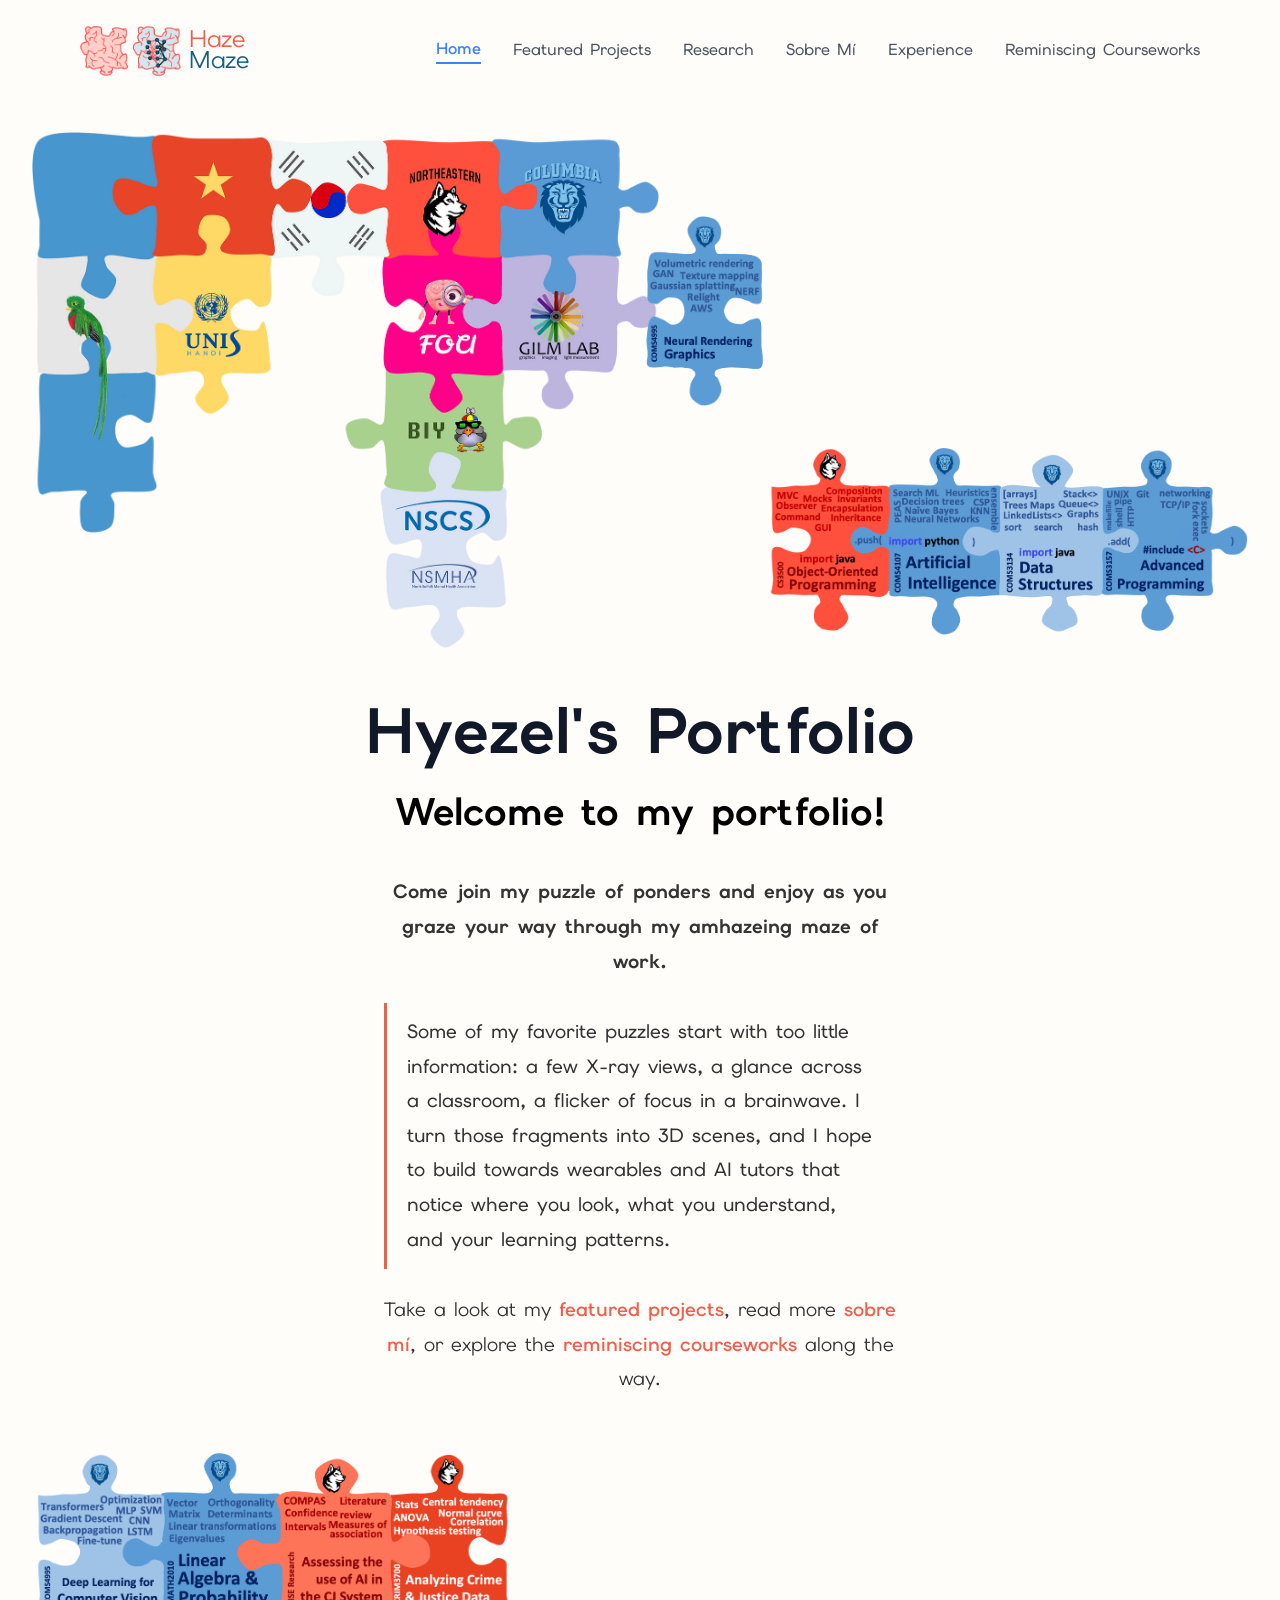
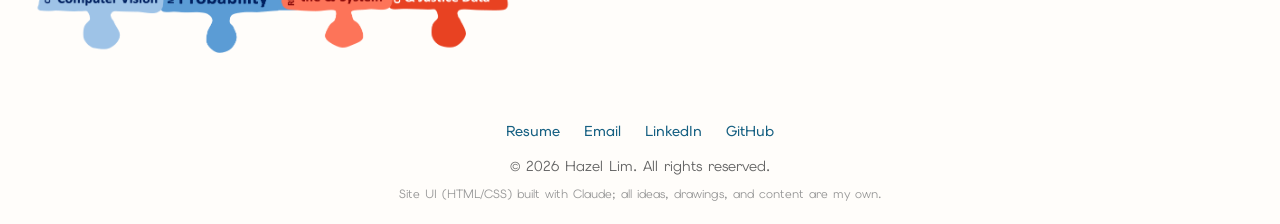
<file: index.html>
<!DOCTYPE html>
<html lang="en">
    <head>
        <meta charset="UTF-8" />
        <meta name="viewport" content="width=device-width, initial-scale=1.0" />
        <title>Hyezel's Portfolio</title>
        <link href="https://fonts.googleapis.com/css2?family=Elms+Sans:ital,wght@0,100..900;1,100..900&display=swap" rel="stylesheet">
        <link rel="icon" href="favicon.ico" sizes="any" />
        <link rel="icon" href="images/favicon-32.png" type="image/png" sizes="32x32" />
        <link rel="icon" href="images/favicon-512.png" type="image/png" sizes="512x512" />
        <link rel="apple-touch-icon" href="images/apple-touch-icon.png" />
        <link rel="stylesheet" href="styles.css" />
    </head>

    <body>
        <nav class="navbar">
            <div class="nav-container">
                <div class="nav-left">
                    <div class="logo-wrapper">
                        <a href="index.html"><img src="images/logo.png" 
                            alt="Haze Maze Logo" 
                            class="logo-icon"
                            id="logoImage"</a>
                        <a href="index.html" class="nav-logo">
                            <span class="logo-text-left">Haze</span>
                            <span class="logo-text-right">Maze</span>
                        </a>
                    </div>
                </div>
                <div class="nav-right">
                    <a href="index.html" class="nav-link">Home</a>
                    <a href="projects.html" class="nav-link">Featured Projects</a>
                    <a href="research.html" class="nav-link">Research</a>
                    <a href="about.html" class="nav-link">Sobre Mí</a>
                    <a href="experience.html" class="nav-link">Experience</a>
                    <a href="coursework.html" class="nav-link">Reminiscing Courseworks</a>
                </div>
            </div>
        </nav>

        <header class="header">
            <div class="puzzle-container">
                <img src="images/puzzle_bg.png" alt="Puzzles with background info" class="puzzle-bg" />
                <img src="images/coms4995nrg_puzzle.png" alt="COMS4995NRG Puzzle Piece" class="coms4995nrg-puzzle" />
                <img src="images/class-blocks.png" alt="Class Blocks" class="class-blocks" />
            </div>
            <!--<img src="images/psyc3458_puzzle.png" alt="PSYC3458 Puzzle Piece" class="psyc3458-puzzle" />-->

            <h1 class="main-title">Hyezel's Portfolio</h1>

        </header>

        <section class="welcome">
            <div class="welcome-content">
                <h2 id="sub-header">Welcome to my portfolio!</h2>
                <p id="description">
                    <strong>Come join my puzzle of ponders and enjoy
                        as you graze your way through my amhazeing maze of work.</strong></p>
                <p class="honest-intro">
                    Some of my favorite puzzles start with too little information: a few X-ray views, 
                    a glance across a classroom, a flicker of focus in a brainwave. 
                    I turn those fragments into 3D scenes, and I hope to build towards wearables and 
                    AI tutors that notice where you look, what you understand, and your learning patterns.
                </p>
                <p>
                    Take a look at my <a href="projects.html" class="inline-link">featured projects</a>,
                    read more <a href="about.html" class="inline-link">sobre mí</a>, or explore the
                    <a href="coursework.html" class="inline-link">reminiscing courseworks</a> along the way.
                </p>
            </div>
            <!--<img src="images/psyc3466_puzzle.png" alt="PSYC3466 Puzzle Piece" class="psyc3466-puzzle" />-->
        </section>

        <div class="second-puzzle-container">
            <img src="images/puzzle_block2.png" alt="Second Puzzle Class Blocks" class="second-class-blocks" />
        </div>

        <footer class="footer">
            <div class="footer-links">
                <a href="resume.pdf" class="footer-link">Resume</a>
                <a href="mailto:hyezellim@gmail.com" class="footer-link">Email</a>
                <a href="https://www.linkedin.com/in/hazelim/" class="footer-link" target="_blank" rel="noopener">LinkedIn</a>
                <a href="https://github.com/hazemaze02" class="footer-link" target="_blank" rel="noopener">GitHub</a>
            </div>
            <p>&copy; 2026 Hazel Lim. All rights reserved.</p>
            <p class="site-credit">Site UI (HTML/CSS) built with Claude; all ideas, drawings, and content are my own.</p>
        </footer>
        <script src="script.js"></script>
    </body>
</html>
</file>
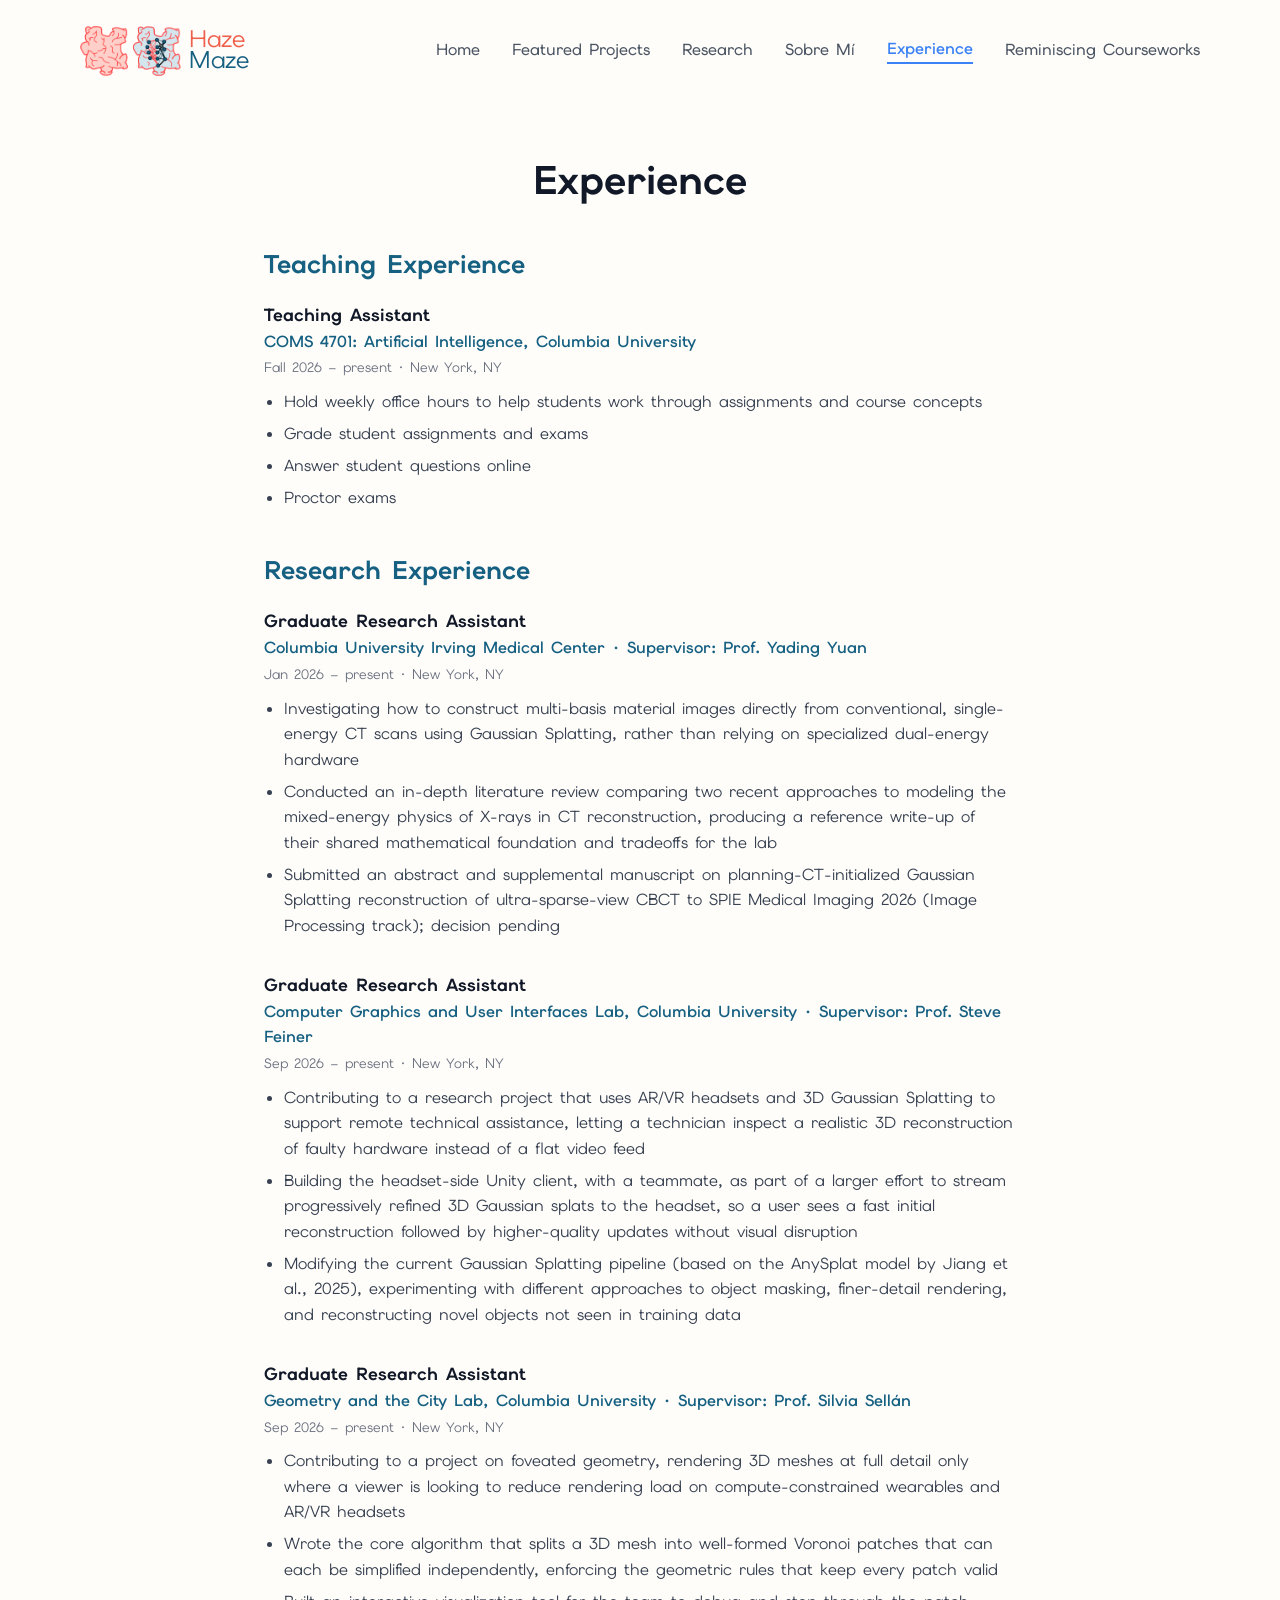
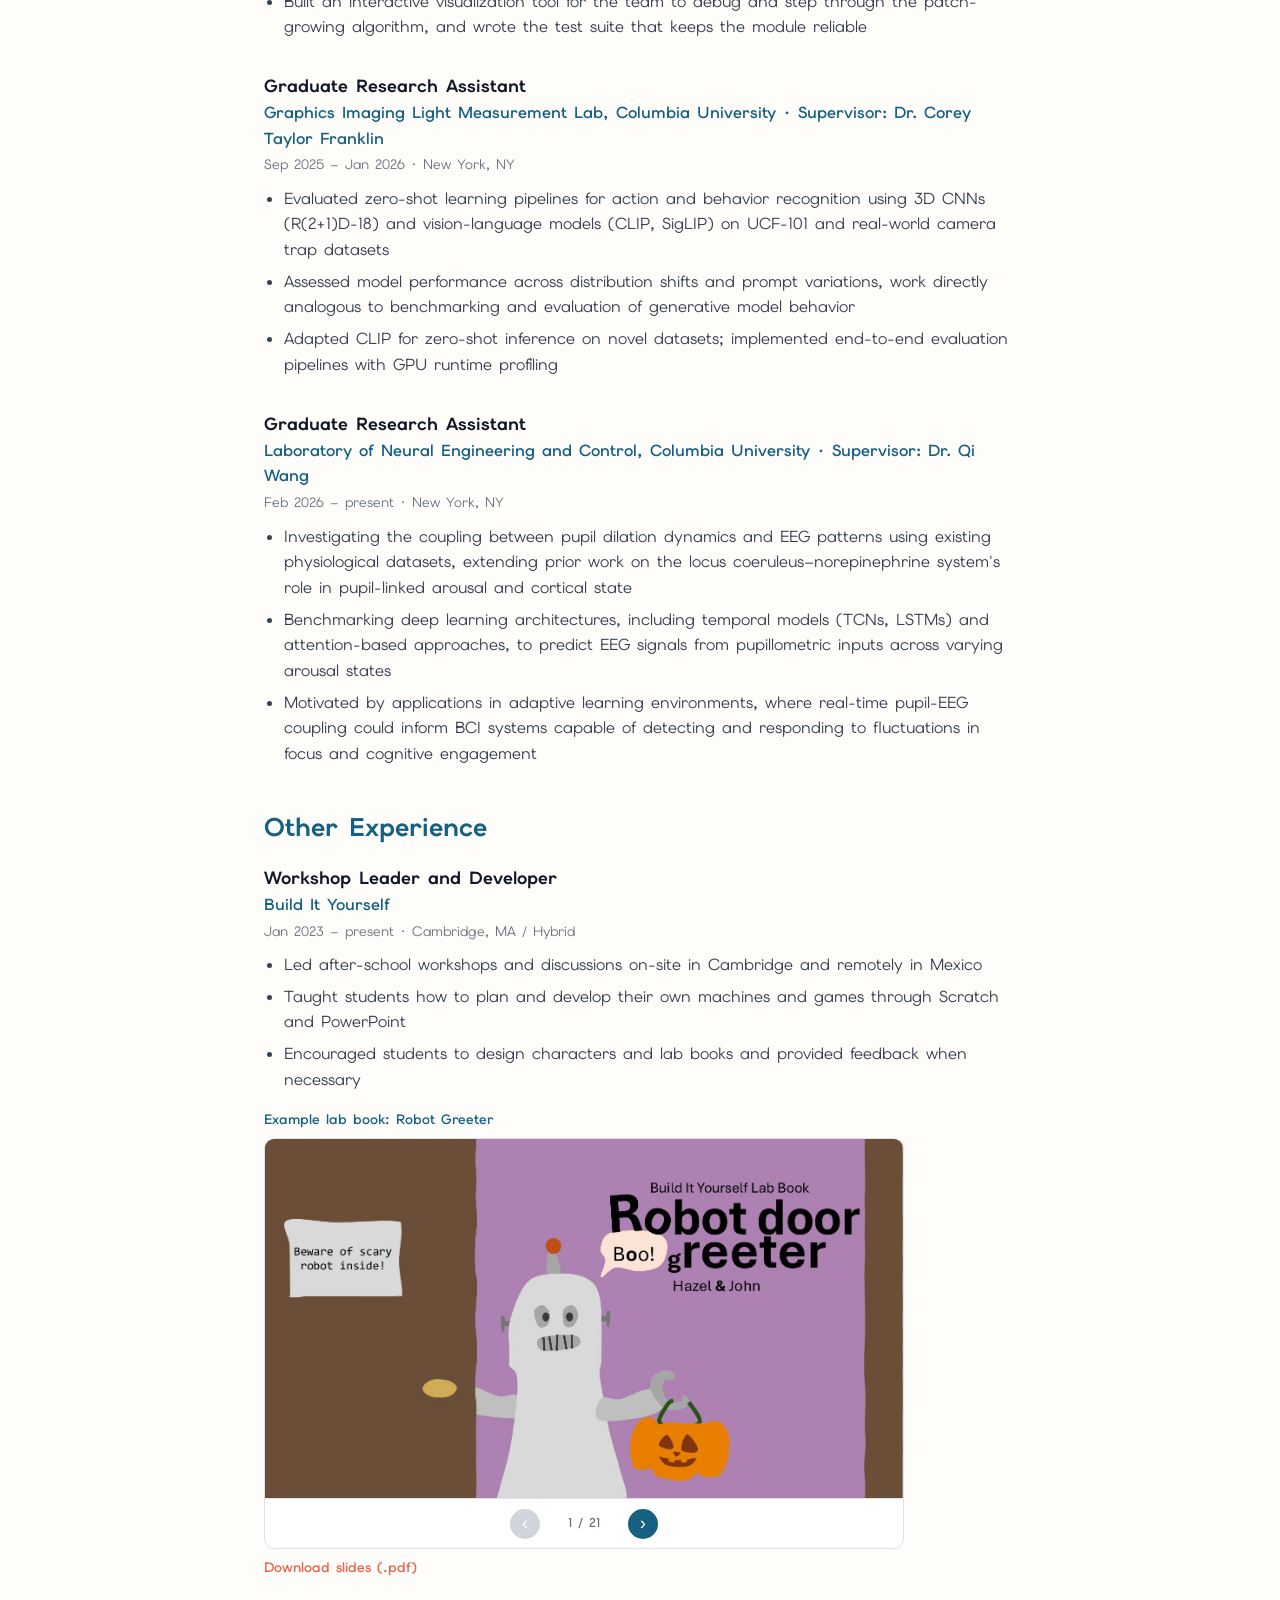
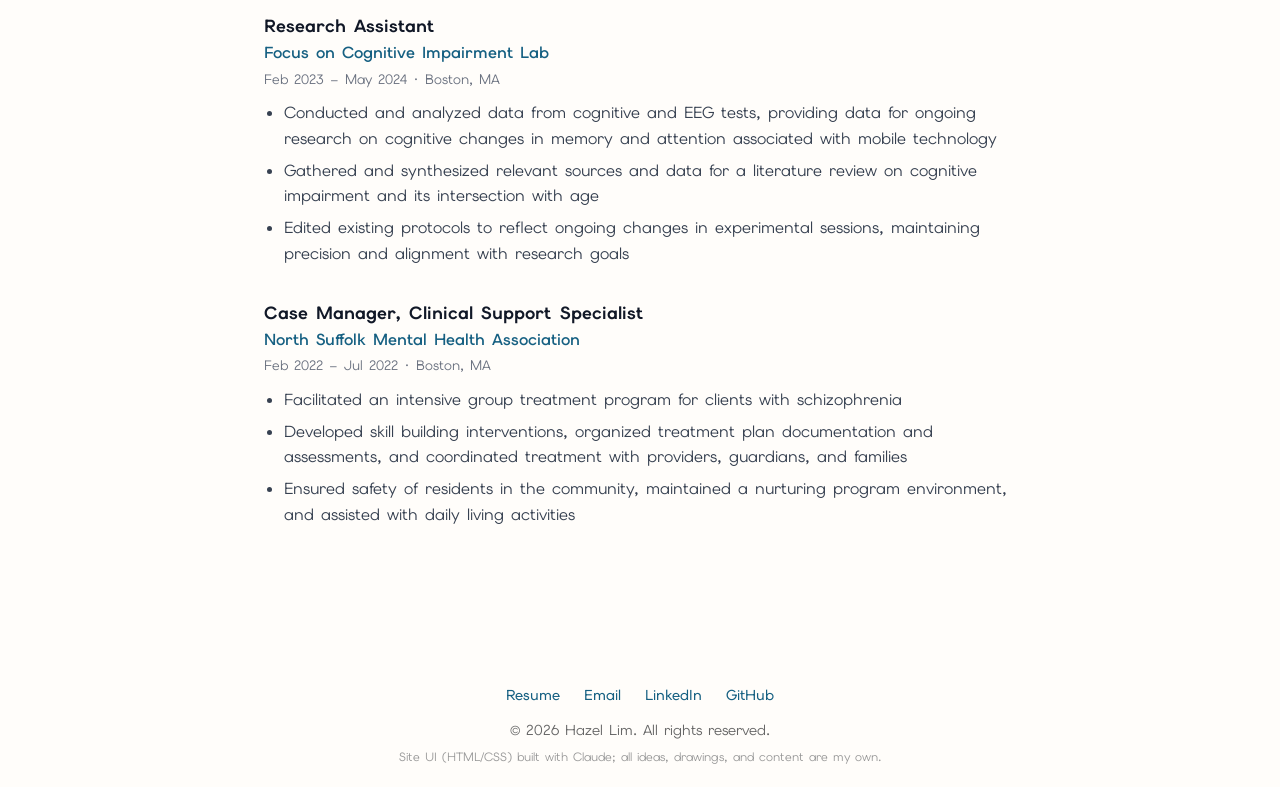
<file: experience.html>
<!DOCTYPE html>
<html lang="en">
    <head>
        <meta charset="UTF-8" />
        <meta name="viewport" content="width=device-width, initial-scale=1.0" />
        <title>Experience | Hyezel's Portfolio</title>
        <link href="https://fonts.googleapis.com/css2?family=Elms+Sans:ital,wght@0,100..900;1,100..900&display=swap" rel="stylesheet">
        <link rel="icon" href="favicon.ico" sizes="any" />
        <link rel="icon" href="images/favicon-32.png" type="image/png" sizes="32x32" />
        <link rel="icon" href="images/favicon-512.png" type="image/png" sizes="512x512" />
        <link rel="apple-touch-icon" href="images/apple-touch-icon.png" />
        <link rel="stylesheet" href="styles.css" />
    </head>

    <body>
        <nav class="navbar">
            <div class="nav-container">
                <div class="nav-left">
                    <div class="logo-wrapper">
                        <a href="index.html"><img src="images/logo.png"
                            alt="Haze Maze Logo"
                            class="logo-icon"
                            id="logoImage"></a>
                        <a href="index.html" class="nav-logo">
                            <span class="logo-text-left">Haze</span>
                            <span class="logo-text-right">Maze</span>
                        </a>
                    </div>
                </div>
                <div class="nav-right">
                    <a href="index.html" class="nav-link">Home</a>
                    <a href="projects.html" class="nav-link">Featured Projects</a>
                    <a href="research.html" class="nav-link">Research</a>
                    <a href="about.html" class="nav-link">Sobre Mí</a>
                    <a href="experience.html" class="nav-link">Experience</a>
                    <a href="coursework.html" class="nav-link">Reminiscing Courseworks</a>
                </div>
            </div>
        </nav>

        <header class="page-header">
            <h1 class="page-title">Experience</h1>
        </header>

        <section class="page-content">
            <h2>Teaching Experience</h2>

            <div class="experience-item">
                <div class="experience-role">Teaching Assistant</div>
                <div class="experience-org">COMS 4701: Artificial Intelligence, Columbia University</div>
                <div class="experience-dates">Fall 2026 – present · New York, NY</div>
                <ul>
                    <li>Hold weekly office hours to help students work through assignments and course concepts</li>
                    <li>Grade student assignments and exams</li>
                    <li>Answer student questions online</li>
                    <li>Proctor exams</li>
                </ul>
            </div>

            <h2>Research Experience</h2>

            <div class="experience-item">
                <div class="experience-role">Graduate Research Assistant</div>
                <div class="experience-org">Columbia University Irving Medical Center · Supervisor: Prof. Yading Yuan</div>
                <div class="experience-dates">Jan 2026 – present · New York, NY</div>
                <ul>
                    <li>Investigating how to construct multi-basis material images directly from conventional, single-energy CT scans using Gaussian Splatting, rather than relying on specialized dual-energy hardware</li>
                    <li>Conducted an in-depth literature review comparing two recent approaches to modeling the mixed-energy physics of X-rays in CT reconstruction, producing a reference write-up of their shared mathematical foundation and tradeoffs for the lab</li>
                    <li>Submitted an abstract and supplemental manuscript on planning-CT-initialized Gaussian Splatting reconstruction of ultra-sparse-view CBCT to SPIE Medical Imaging 2026 (Image Processing track); decision pending</li>
                </ul>
            </div>

            <div class="experience-item">
                <div class="experience-role">Graduate Research Assistant</div>
                <div class="experience-org">Computer Graphics and User Interfaces Lab, Columbia University · Supervisor: Prof. Steve Feiner</div>
                <div class="experience-dates">Sep 2026 – present · New York, NY</div>
                <ul>
                    <li>Contributing to a research project that uses AR/VR headsets and 3D Gaussian Splatting to support remote technical assistance, letting a technician inspect a realistic 3D reconstruction of faulty hardware instead of a flat video feed</li>
                    <li>Building the headset-side Unity client, with a teammate, as part of a larger effort to stream progressively refined 3D Gaussian splats to the headset, so a user sees a fast initial reconstruction followed by higher-quality updates without visual disruption</li>
                    <li>Modifying the current Gaussian Splatting pipeline (based on the AnySplat model by Jiang et al., 2025), experimenting with different approaches to object masking, finer-detail rendering, and reconstructing novel objects not seen in training data</li>
                </ul>
            </div>

            <div class="experience-item">
                <div class="experience-role">Graduate Research Assistant</div>
                <div class="experience-org">Geometry and the City Lab, Columbia University · Supervisor: Prof. Silvia Sellán</div>
                <div class="experience-dates">Sep 2026 – present · New York, NY</div>
                <ul>
                    <li>Contributing to a project on foveated geometry, rendering 3D meshes at full detail only where a viewer is looking to reduce rendering load on compute-constrained wearables and AR/VR headsets</li>
                    <li>Wrote the core algorithm that splits a 3D mesh into well-formed Voronoi patches that can each be simplified independently, enforcing the geometric rules that keep every patch valid</li>
                    <li>Built an interactive visualization tool for the team to debug and step through the patch-growing algorithm, and wrote the test suite that keeps the module reliable</li>
                </ul>
            </div>

            <div class="experience-item">
                <div class="experience-role">Graduate Research Assistant</div>
                <div class="experience-org">Graphics Imaging Light Measurement Lab, Columbia University · Supervisor: Dr. Corey Taylor Franklin</div>
                <div class="experience-dates">Sep 2025 – Jan 2026 · New York, NY</div>
                <ul>
                    <li>Evaluated zero-shot learning pipelines for action and behavior recognition using 3D CNNs (R(2+1)D-18) and vision-language models (CLIP, SigLIP) on UCF-101 and real-world camera trap datasets</li>
                    <li>Assessed model performance across distribution shifts and prompt variations, work directly analogous to benchmarking and evaluation of generative model behavior</li>
                    <li>Adapted CLIP for zero-shot inference on novel datasets; implemented end-to-end evaluation pipelines with GPU runtime profiling</li>
                </ul>
            </div>

            <div class="experience-item">
                <div class="experience-role">Graduate Research Assistant</div>
                <div class="experience-org">Laboratory of Neural Engineering and Control, Columbia University · Supervisor: Dr. Qi Wang</div>
                <div class="experience-dates">Feb 2026 – present · New York, NY</div>
                <ul>
                    <li>Investigating the coupling between pupil dilation dynamics and EEG patterns using existing physiological datasets, extending prior work on the locus coeruleus–norepinephrine system's role in pupil-linked arousal and cortical state</li>
                    <li>Benchmarking deep learning architectures, including temporal models (TCNs, LSTMs) and attention-based approaches, to predict EEG signals from pupillometric inputs across varying arousal states</li>
                    <li>Motivated by applications in adaptive learning environments, where real-time pupil-EEG coupling could inform BCI systems capable of detecting and responding to fluctuations in focus and cognitive engagement</li>
                </ul>
            </div>

            <h2>Other Experience</h2>

            <div class="experience-item">
                <div class="experience-role">Workshop Leader and Developer</div>
                <div class="experience-org">Build It Yourself</div>
                <div class="experience-dates">Jan 2023 – present · Cambridge, MA / Hybrid</div>
                <ul>
                    <li>Led after-school workshops and discussions on-site in Cambridge and remotely in Mexico</li>
                    <li>Taught students how to plan and develop their own machines and games through Scratch and PowerPoint</li>
                    <li>Encouraged students to design characters and lab books and provided feedback when necessary</li>
                </ul>
                <div class="slide-embed-label">Example lab book: Robot Greeter</div>
                <div class="slide-carousel" data-slide-count="21" data-slide-pad="2" data-slide-path="files/slides/labbook-robot-greeter/slide">
                    <div class="slide-viewport">
                        <img class="slide-image" src="files/slides/labbook-robot-greeter/slide-01.jpg" alt="Slide 1 of Robot Greeter lab book" loading="lazy" />
                    </div>
                    <div class="slide-controls">
                        <button type="button" class="slide-btn slide-prev" aria-label="Previous slide">‹</button>
                        <span class="slide-counter">1 / 21</span>
                        <button type="button" class="slide-btn slide-next" aria-label="Next slide">›</button>
                    </div>
                </div>
                <a href="files/labbook-robot-greeter.pdf" class="inline-link slide-download">Download slides (.pdf)</a>
            </div>

            <div class="experience-item">
                <div class="experience-role">Research Assistant</div>
                <div class="experience-org">Focus on Cognitive Impairment Lab</div>
                <div class="experience-dates">Feb 2023 – May 2024 · Boston, MA</div>
                <ul>
                    <li>Conducted and analyzed data from cognitive and EEG tests, providing data for ongoing research on cognitive changes in memory and attention associated with mobile technology</li>
                    <li>Gathered and synthesized relevant sources and data for a literature review on cognitive impairment and its intersection with age</li>
                    <li>Edited existing protocols to reflect ongoing changes in experimental sessions, maintaining precision and alignment with research goals</li>
                </ul>
            </div>

            <div class="experience-item">
                <div class="experience-role">Case Manager, Clinical Support Specialist</div>
                <div class="experience-org">North Suffolk Mental Health Association</div>
                <div class="experience-dates">Feb 2022 – Jul 2022 · Boston, MA</div>
                <ul>
                    <li>Facilitated an intensive group treatment program for clients with schizophrenia</li>
                    <li>Developed skill building interventions, organized treatment plan documentation and assessments, and coordinated treatment with providers, guardians, and families</li>
                    <li>Ensured safety of residents in the community, maintained a nurturing program environment, and assisted with daily living activities</li>
                </ul>
            </div>
        </section>

        <footer class="footer">
            <div class="footer-links">
                <a href="resume.pdf" class="footer-link">Resume</a>
                <a href="mailto:hyezellim@gmail.com" class="footer-link">Email</a>
                <a href="https://www.linkedin.com/in/hazelim/" class="footer-link" target="_blank" rel="noopener">LinkedIn</a>
                <a href="https://github.com/hazemaze02" class="footer-link" target="_blank" rel="noopener">GitHub</a>
            </div>
            <p>&copy; 2026 Hazel Lim. All rights reserved.</p>
            <p class="site-credit">Site UI (HTML/CSS) built with Claude; all ideas, drawings, and content are my own.</p>
        </footer>
        <script src="script.js"></script>
        <script src="carousel.js"></script>
    </body>
</html>
</file>
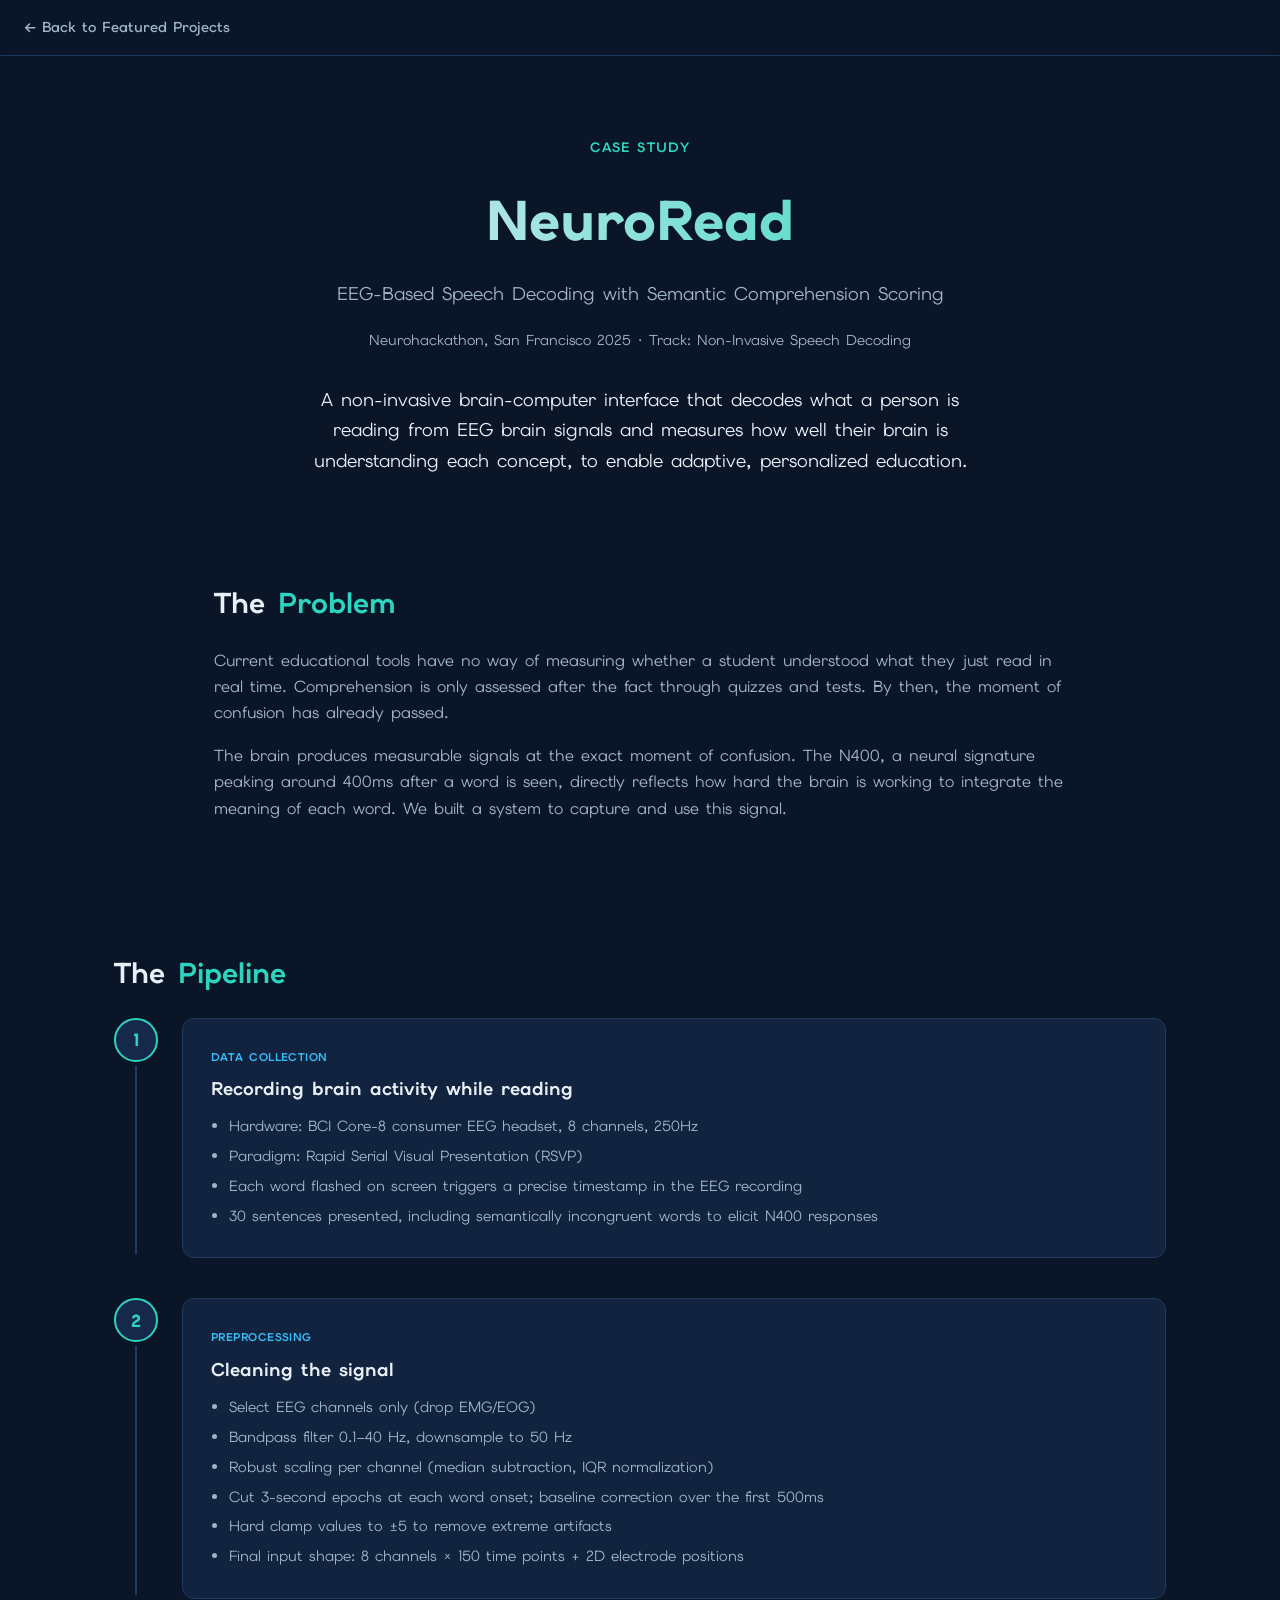
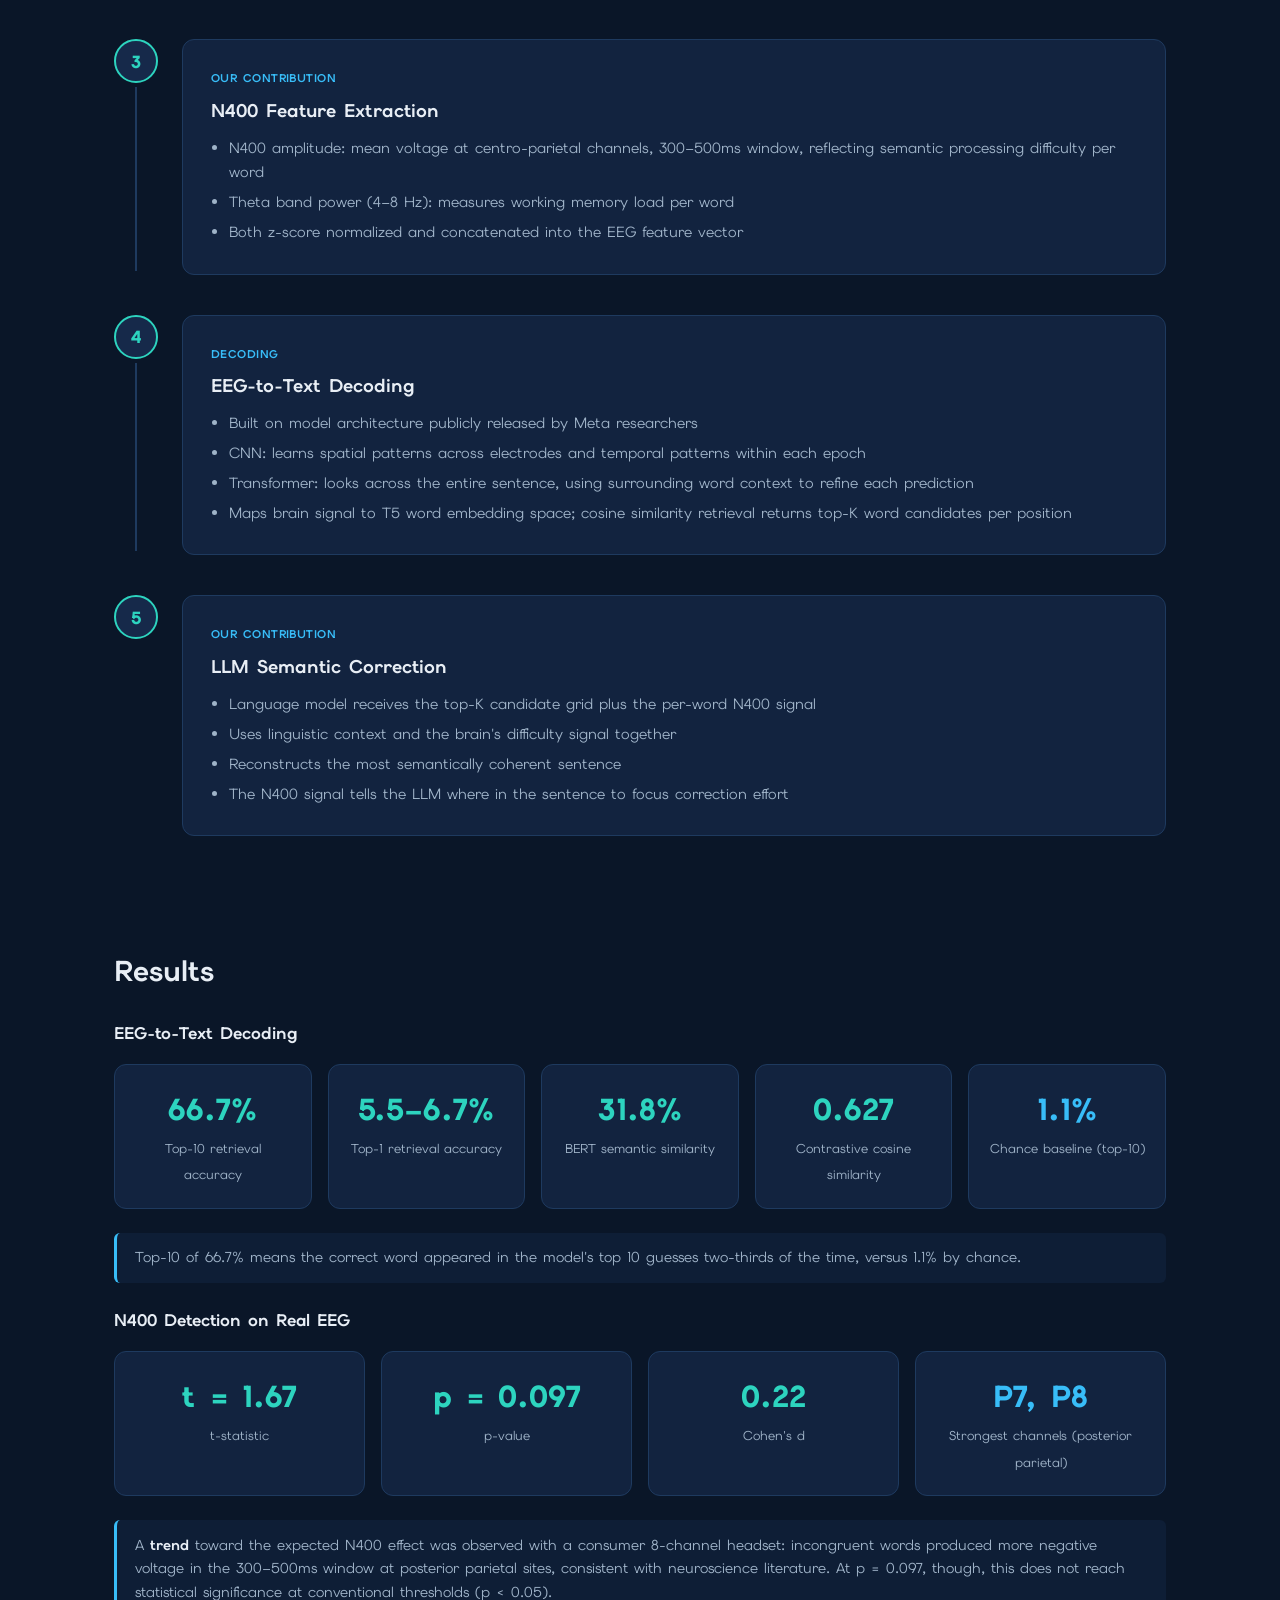
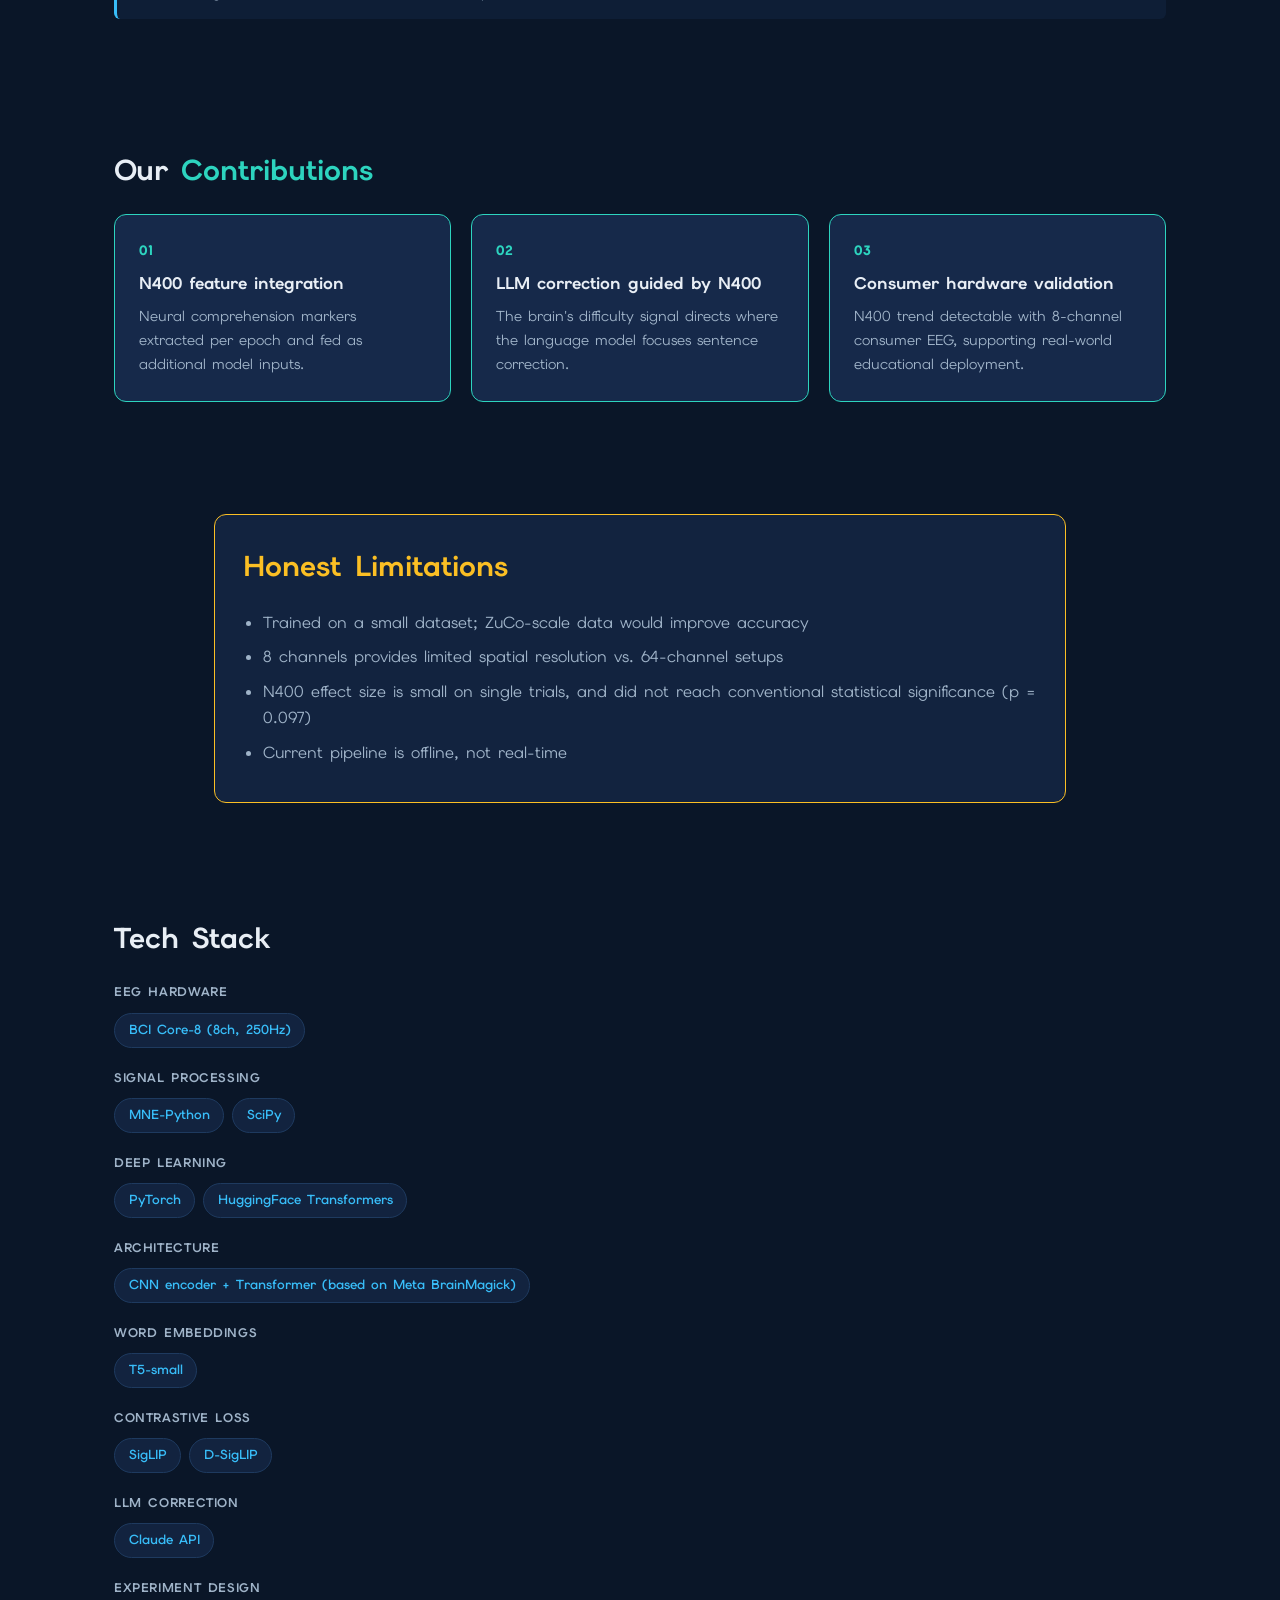
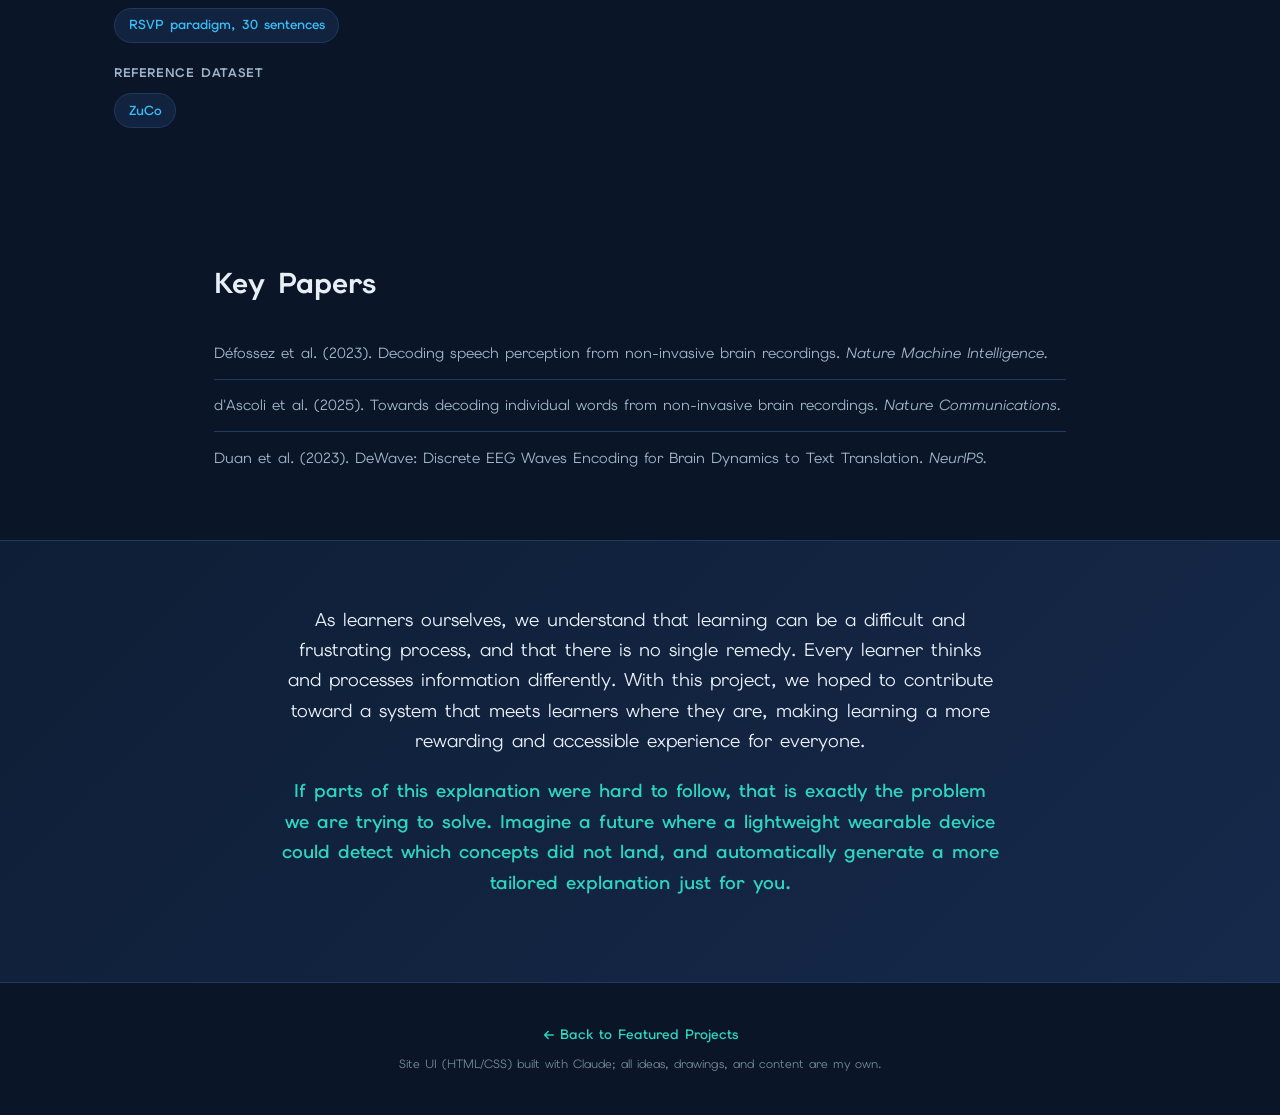
<file: neuroread.html>
<!DOCTYPE html>
<html lang="en">
    <head>
        <meta charset="UTF-8" />
        <meta name="viewport" content="width=device-width, initial-scale=1.0" />
        <title>NeuroRead: EEG-Based Speech Decoding</title>
        <link href="https://fonts.googleapis.com/css2?family=Elms+Sans:ital,wght@0,100..900;1,100..900&display=swap" rel="stylesheet">
        <link rel="icon" href="favicon.ico" sizes="any" />
        <link rel="icon" href="images/favicon-32.png" type="image/png" sizes="32x32" />
        <link rel="icon" href="images/favicon-512.png" type="image/png" sizes="512x512" />
        <link rel="apple-touch-icon" href="images/apple-touch-icon.png" />
        <link rel="stylesheet" href="neuroread.css" />
    </head>

    <body>
        <nav class="nr-top-nav">
            <a href="projects.html">← Back to Featured Projects</a>
        </nav>

        <header class="nr-hero">
            <div class="nr-eyebrow">Case Study</div>
            <h1>NeuroRead</h1>
            <p class="nr-subtitle">EEG-Based Speech Decoding with Semantic Comprehension Scoring</p>
            <p class="nr-meta">Neurohackathon, San Francisco 2025 · Track: Non-Invasive Speech Decoding</p>
            <p class="nr-pitch">
                A non-invasive brain-computer interface that decodes what a person
                is reading from EEG brain signals and measures how well their brain
                is understanding each concept, to enable adaptive, personalized
                education.
            </p>
        </header>

        <section class="nr-section nr-reveal">
            <h2>The <span class="nr-h2-accent">Problem</span></h2>
            <p>
                Current educational tools have no way of measuring whether a
                student understood what they just read in real time. Comprehension
                is only assessed after the fact through quizzes and tests. By
                then, the moment of confusion has already passed.
            </p>
            <p>
                The brain produces measurable signals at the exact moment of
                confusion. The N400, a neural signature peaking around 400ms
                after a word is seen, directly reflects how hard the brain is
                working to integrate the meaning of each word. We built a system
                to capture and use this signal.
            </p>
        </section>

        <section class="nr-section nr-wide nr-reveal">
            <h2>The <span class="nr-h2-accent">Pipeline</span></h2>
            <div class="nr-pipeline">
                <div class="nr-stage">
                    <div class="nr-stage-connector">
                        <div class="nr-stage-number">1</div>
                        <div class="nr-stage-line"></div>
                    </div>
                    <div class="nr-stage-body">
                        <span class="nr-stage-tag">Data Collection</span>
                        <h3>Recording brain activity while reading</h3>
                        <ul>
                            <li>Hardware: BCI Core-8 consumer EEG headset, 8 channels, 250Hz</li>
                            <li>Paradigm: Rapid Serial Visual Presentation (RSVP)</li>
                            <li>Each word flashed on screen triggers a precise timestamp in the EEG recording</li>
                            <li>30 sentences presented, including semantically incongruent words to elicit N400 responses</li>
                        </ul>
                    </div>
                </div>

                <div class="nr-stage">
                    <div class="nr-stage-connector">
                        <div class="nr-stage-number">2</div>
                        <div class="nr-stage-line"></div>
                    </div>
                    <div class="nr-stage-body">
                        <span class="nr-stage-tag">Preprocessing</span>
                        <h3>Cleaning the signal</h3>
                        <ul>
                            <li>Select EEG channels only (drop EMG/EOG)</li>
                            <li>Bandpass filter 0.1–40 Hz, downsample to 50 Hz</li>
                            <li>Robust scaling per channel (median subtraction, IQR normalization)</li>
                            <li>Cut 3-second epochs at each word onset; baseline correction over the first 500ms</li>
                            <li>Hard clamp values to ±5 to remove extreme artifacts</li>
                            <li>Final input shape: 8 channels × 150 time points + 2D electrode positions</li>
                        </ul>
                    </div>
                </div>

                <div class="nr-stage">
                    <div class="nr-stage-connector">
                        <div class="nr-stage-number">3</div>
                        <div class="nr-stage-line"></div>
                    </div>
                    <div class="nr-stage-body">
                        <span class="nr-stage-tag">Our Contribution</span>
                        <h3>N400 Feature Extraction</h3>
                        <ul>
                            <li>N400 amplitude: mean voltage at centro-parietal channels, 300–500ms window, reflecting semantic processing difficulty per word</li>
                            <li>Theta band power (4–8 Hz): measures working memory load per word</li>
                            <li>Both z-score normalized and concatenated into the EEG feature vector</li>
                        </ul>
                    </div>
                </div>

                <div class="nr-stage">
                    <div class="nr-stage-connector">
                        <div class="nr-stage-number">4</div>
                        <div class="nr-stage-line"></div>
                    </div>
                    <div class="nr-stage-body">
                        <span class="nr-stage-tag">Decoding</span>
                        <h3>EEG-to-Text Decoding</h3>
                        <ul>
                            <li>Built on model architecture publicly released by Meta researchers</li>
                            <li>CNN: learns spatial patterns across electrodes and temporal patterns within each epoch</li>
                            <li>Transformer: looks across the entire sentence, using surrounding word context to refine each prediction</li>
                            <li>Maps brain signal to T5 word embedding space; cosine similarity retrieval returns top-K word candidates per position</li>
                        </ul>
                    </div>
                </div>

                <div class="nr-stage">
                    <div class="nr-stage-connector">
                        <div class="nr-stage-number">5</div>
                    </div>
                    <div class="nr-stage-body">
                        <span class="nr-stage-tag">Our Contribution</span>
                        <h3>LLM Semantic Correction</h3>
                        <ul>
                            <li>Language model receives the top-K candidate grid plus the per-word N400 signal</li>
                            <li>Uses linguistic context and the brain's difficulty signal together</li>
                            <li>Reconstructs the most semantically coherent sentence</li>
                            <li>The N400 signal tells the LLM where in the sentence to focus correction effort</li>
                        </ul>
                    </div>
                </div>
            </div>
        </section>

        <section class="nr-section nr-wide nr-reveal">
            <h2>Results</h2>

            <div class="nr-stat-group-title">EEG-to-Text Decoding</div>
            <div class="nr-stat-grid">
                <div class="nr-stat-card">
                    <span class="nr-stat-value">66.7%</span>
                    <span class="nr-stat-label">Top-10 retrieval accuracy</span>
                </div>
                <div class="nr-stat-card">
                    <span class="nr-stat-value">5.5–6.7%</span>
                    <span class="nr-stat-label">Top-1 retrieval accuracy</span>
                </div>
                <div class="nr-stat-card">
                    <span class="nr-stat-value">31.8%</span>
                    <span class="nr-stat-label">BERT semantic similarity</span>
                </div>
                <div class="nr-stat-card">
                    <span class="nr-stat-value">0.627</span>
                    <span class="nr-stat-label">Contrastive cosine similarity</span>
                </div>
                <div class="nr-stat-card">
                    <span class="nr-stat-value nr-stat-neutral">1.1%</span>
                    <span class="nr-stat-label">Chance baseline (top-10)</span>
                </div>
            </div>
            <div class="nr-stat-note">
                Top-10 of 66.7% means the correct word appeared in the model's top
                10 guesses two-thirds of the time, versus 1.1% by chance.
            </div>

            <div class="nr-stat-group-title">N400 Detection on Real EEG</div>
            <div class="nr-stat-grid">
                <div class="nr-stat-card">
                    <span class="nr-stat-value">t = 1.67</span>
                    <span class="nr-stat-label">t-statistic</span>
                </div>
                <div class="nr-stat-card">
                    <span class="nr-stat-value">p = 0.097</span>
                    <span class="nr-stat-label">p-value</span>
                </div>
                <div class="nr-stat-card">
                    <span class="nr-stat-value">0.22</span>
                    <span class="nr-stat-label">Cohen's d</span>
                </div>
                <div class="nr-stat-card">
                    <span class="nr-stat-value nr-stat-neutral">P7, P8</span>
                    <span class="nr-stat-label">Strongest channels (posterior parietal)</span>
                </div>
            </div>
            <div class="nr-stat-note">
                A <strong>trend</strong> toward the expected N400 effect was observed
                with a consumer 8-channel headset: incongruent words produced more
                negative voltage in the 300–500ms window at posterior parietal
                sites, consistent with neuroscience literature. At p = 0.097,
                though, this does not reach statistical significance at
                conventional thresholds (p &lt; 0.05).
            </div>
        </section>

        <section class="nr-section nr-wide nr-reveal">
            <h2>Our <span class="nr-h2-accent">Contributions</span></h2>
            <div class="nr-contrib-grid">
                <div class="nr-contrib-card">
                    <div class="nr-contrib-num">01</div>
                    <h3>N400 feature integration</h3>
                    <p>Neural comprehension markers extracted per epoch and fed as additional model inputs.</p>
                </div>
                <div class="nr-contrib-card">
                    <div class="nr-contrib-num">02</div>
                    <h3>LLM correction guided by N400</h3>
                    <p>The brain's difficulty signal directs where the language model focuses sentence correction.</p>
                </div>
                <div class="nr-contrib-card">
                    <div class="nr-contrib-num">03</div>
                    <h3>Consumer hardware validation</h3>
                    <p>N400 trend detectable with 8-channel consumer EEG, supporting real-world educational deployment.</p>
                </div>
            </div>
        </section>

        <section class="nr-section nr-reveal">
            <div class="nr-limitations">
                <h2>Honest Limitations</h2>
                <ul>
                    <li>Trained on a small dataset; ZuCo-scale data would improve accuracy</li>
                    <li>8 channels provides limited spatial resolution vs. 64-channel setups</li>
                    <li>N400 effect size is small on single trials, and did not reach conventional statistical significance (p = 0.097)</li>
                    <li>Current pipeline is offline, not real-time</li>
                </ul>
            </div>
        </section>

        <section class="nr-section nr-wide nr-reveal">
            <h2>Tech Stack</h2>

            <div class="nr-tech-group">
                <div class="nr-tech-group-label">EEG Hardware</div>
                <div class="nr-badges"><span class="nr-badge">BCI Core-8 (8ch, 250Hz)</span></div>
            </div>

            <div class="nr-tech-group">
                <div class="nr-tech-group-label">Signal Processing</div>
                <div class="nr-badges">
                    <span class="nr-badge">MNE-Python</span>
                    <span class="nr-badge">SciPy</span>
                </div>
            </div>

            <div class="nr-tech-group">
                <div class="nr-tech-group-label">Deep Learning</div>
                <div class="nr-badges">
                    <span class="nr-badge">PyTorch</span>
                    <span class="nr-badge">HuggingFace Transformers</span>
                </div>
            </div>

            <div class="nr-tech-group">
                <div class="nr-tech-group-label">Architecture</div>
                <div class="nr-badges"><span class="nr-badge">CNN encoder + Transformer (based on Meta BrainMagick)</span></div>
            </div>

            <div class="nr-tech-group">
                <div class="nr-tech-group-label">Word Embeddings</div>
                <div class="nr-badges"><span class="nr-badge">T5-small</span></div>
            </div>

            <div class="nr-tech-group">
                <div class="nr-tech-group-label">Contrastive Loss</div>
                <div class="nr-badges">
                    <span class="nr-badge">SigLIP</span>
                    <span class="nr-badge">D-SigLIP</span>
                </div>
            </div>

            <div class="nr-tech-group">
                <div class="nr-tech-group-label">LLM Correction</div>
                <div class="nr-badges"><span class="nr-badge">Claude API</span></div>
            </div>

            <div class="nr-tech-group">
                <div class="nr-tech-group-label">Experiment Design</div>
                <div class="nr-badges"><span class="nr-badge">RSVP paradigm, 30 sentences</span></div>
            </div>

            <div class="nr-tech-group">
                <div class="nr-tech-group-label">Reference Dataset</div>
                <div class="nr-badges"><span class="nr-badge">ZuCo</span></div>
            </div>
        </section>

        <section class="nr-section nr-reveal">
            <h2>Key Papers</h2>
            <ul class="nr-papers">
                <li>Défossez et al. (2023). Decoding speech perception from non-invasive brain recordings. <em>Nature Machine Intelligence.</em></li>
                <li>d'Ascoli et al. (2025). Towards decoding individual words from non-invasive brain recordings. <em>Nature Communications.</em></li>
                <li>Duan et al. (2023). DeWave: Discrete EEG Waves Encoding for Brain Dynamics to Text Translation. <em>NeurIPS.</em></li>
            </ul>
        </section>

        <section class="nr-vision nr-reveal">
            <div class="nr-vision-inner">
                <p>
                    As learners ourselves, we understand that learning can be a
                    difficult and frustrating process, and that there is no single
                    remedy. Every learner thinks and processes information
                    differently. With this project, we hoped to contribute toward a
                    system that meets learners where they are, making learning a
                    more rewarding and accessible experience for everyone.
                </p>
                <p>
                    If parts of this explanation were hard to follow, that is
                    exactly the problem we are trying to solve. Imagine a future
                    where a lightweight wearable device could detect which concepts
                    did not land, and automatically generate a more tailored
                    explanation just for you.
                </p>
            </div>
        </section>

        <footer class="nr-footer">
            <a href="projects.html">← Back to Featured Projects</a>
            <span class="nr-credit">Site UI (HTML/CSS) built with Claude; all ideas, drawings, and content are my own.</span>
        </footer>

        <script src="neuroread.js"></script>
    </body>
</html>
</file>
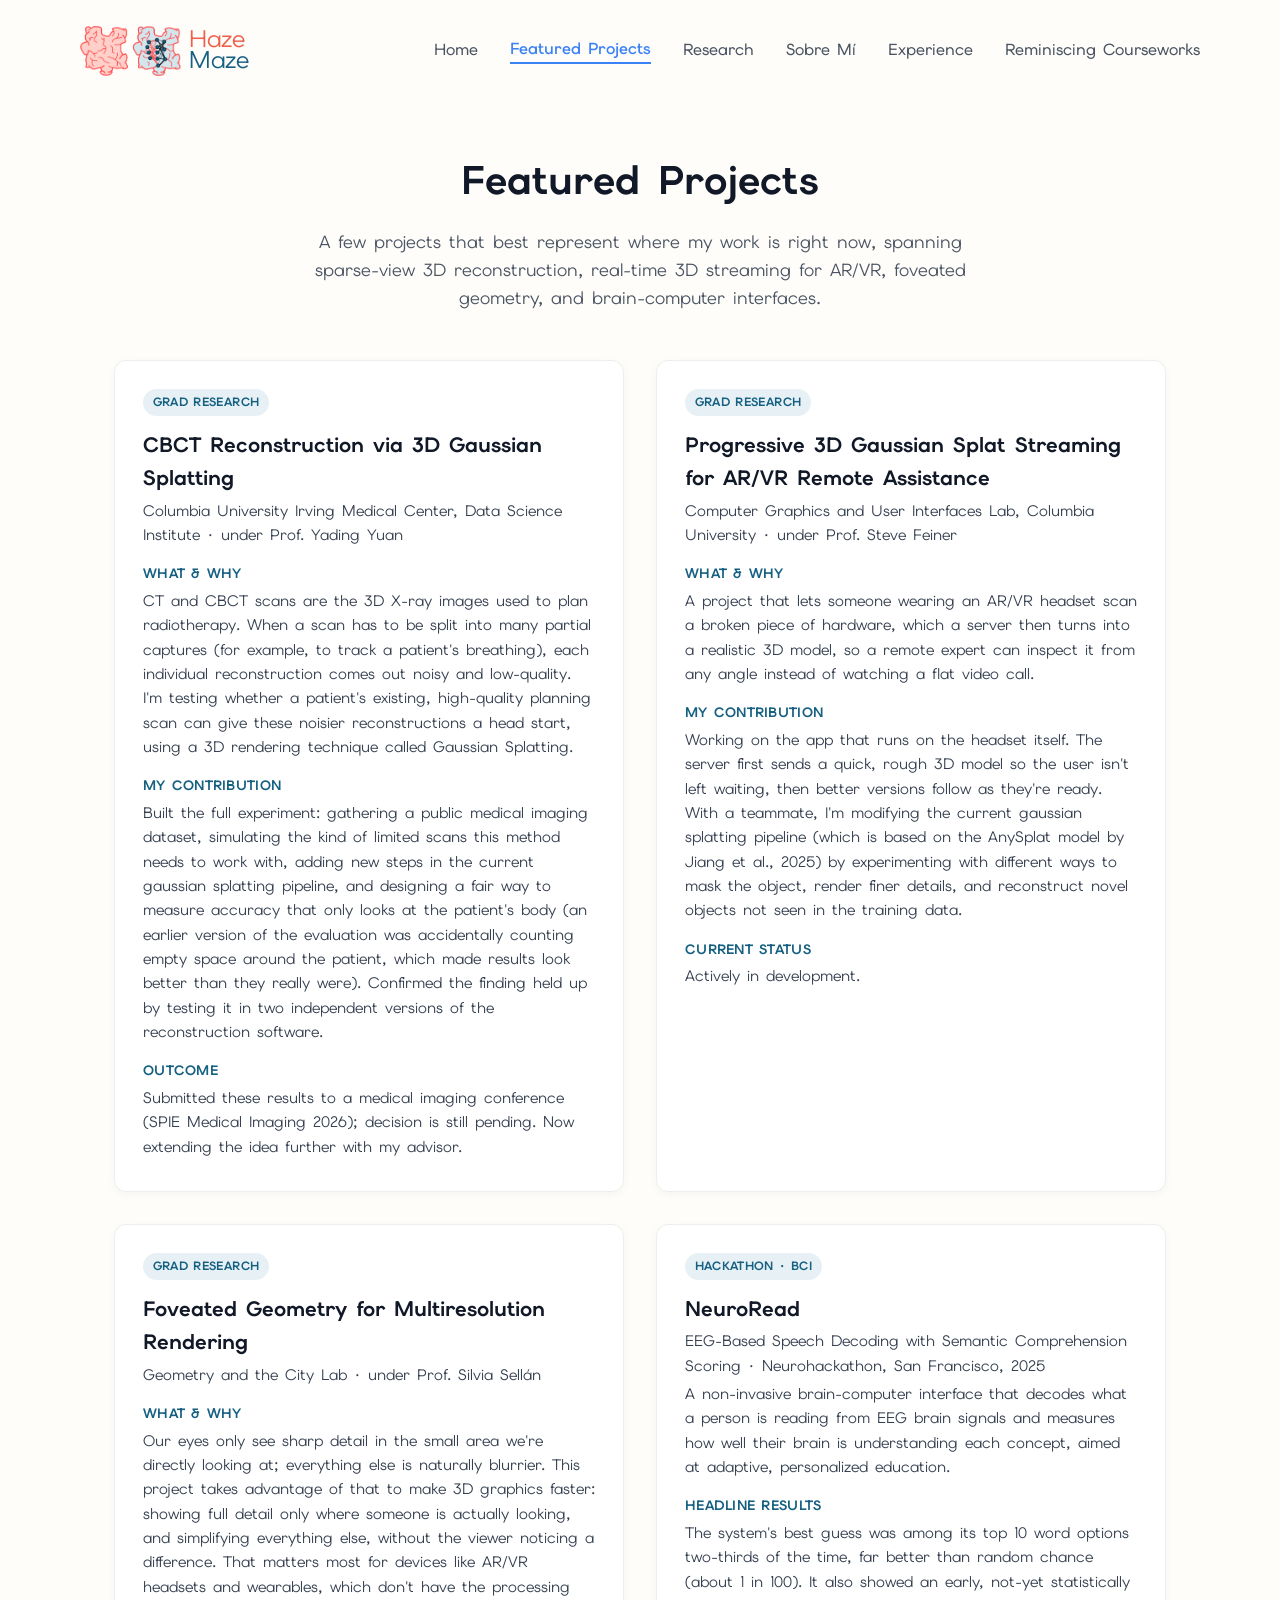
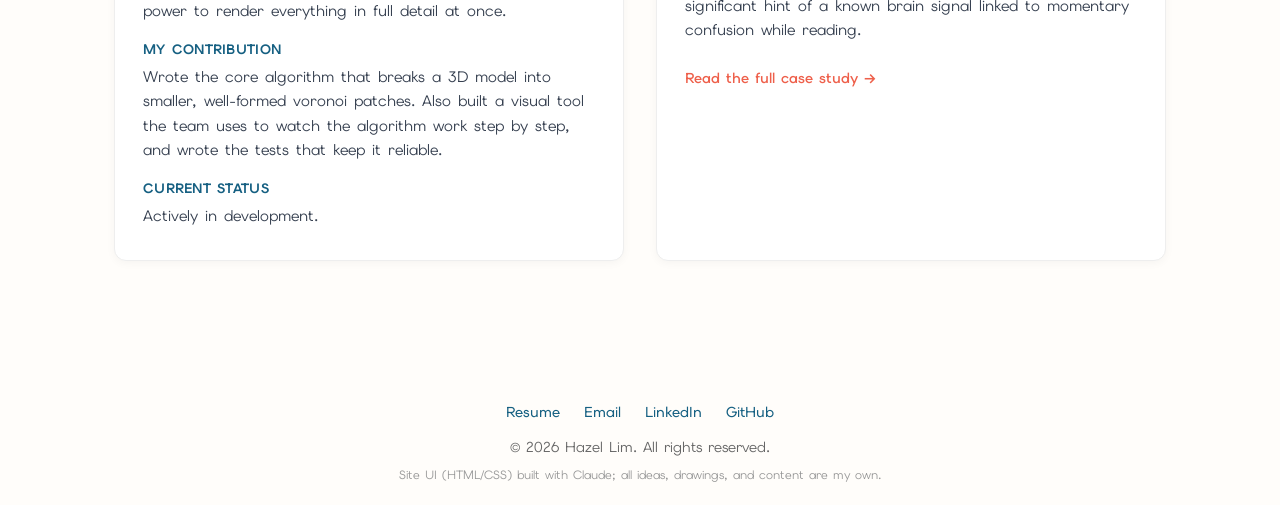
<file: projects.html>
<!DOCTYPE html>
<html lang="en">
    <head>
        <meta charset="UTF-8" />
        <meta name="viewport" content="width=device-width, initial-scale=1.0" />
        <title>Featured Projects | Hyezel's Portfolio</title>
        <link href="https://fonts.googleapis.com/css2?family=Elms+Sans:ital,wght@0,100..900;1,100..900&display=swap" rel="stylesheet">
        <link rel="icon" href="favicon.ico" sizes="any" />
        <link rel="icon" href="images/favicon-32.png" type="image/png" sizes="32x32" />
        <link rel="icon" href="images/favicon-512.png" type="image/png" sizes="512x512" />
        <link rel="apple-touch-icon" href="images/apple-touch-icon.png" />
        <link rel="stylesheet" href="styles.css" />
    </head>

    <body>
        <nav class="navbar">
            <div class="nav-container">
                <div class="nav-left">
                    <div class="logo-wrapper">
                        <a href="index.html"><img src="images/logo.png"
                            alt="Haze Maze Logo"
                            class="logo-icon"
                            id="logoImage"></a>
                        <a href="index.html" class="nav-logo">
                            <span class="logo-text-left">Haze</span>
                            <span class="logo-text-right">Maze</span>
                        </a>
                    </div>
                </div>
                <div class="nav-right">
                    <a href="index.html" class="nav-link">Home</a>
                    <a href="projects.html" class="nav-link">Featured Projects</a>
                    <a href="research.html" class="nav-link">Research</a>
                    <a href="about.html" class="nav-link">Sobre Mí</a>
                    <a href="experience.html" class="nav-link">Experience</a>
                    <a href="coursework.html" class="nav-link">Reminiscing Courseworks</a>
                </div>
            </div>
        </nav>

        <header class="page-header">
            <h1 class="page-title">Featured Projects</h1>
            <p class="page-subtitle">
                A few projects that best represent where my work is right now,
                spanning sparse-view 3D reconstruction, real-time 3D streaming
                for AR/VR, foveated geometry, and brain-computer interfaces.
            </p>
        </header>

        <section class="projects-grid">
            <div class="project-card">
                <span class="project-tag status-research">Grad Research</span>
                <h3>CBCT Reconstruction via 3D Gaussian Splatting</h3>
                <p class="project-subtitle">Columbia University Irving Medical Center, Data Science Institute · under Prof. Yading Yuan</p>

                <p class="field-label">What &amp; why</p>
                <p>
                    CT and CBCT scans are the 3D X-ray images used to plan
                    radiotherapy. When a scan has to be split into many partial
                    captures (for example, to track a patient's breathing),
                    each individual reconstruction comes out noisy and
                    low-quality. I'm testing whether a patient's existing,
                    high-quality planning scan can give these noisier
                    reconstructions a head start, using a 3D rendering
                    technique called Gaussian Splatting.
                </p>

                <p class="field-label">My contribution</p>
                <p>
                    Built the full experiment: gathering a public
                    medical imaging dataset, simulating the kind of limited
                    scans this method needs to work with, adding new steps in the 
                    current gaussian splatting pipeline, and designing a fair
                    way to measure accuracy that only looks at the patient's
                    body (an earlier version of the evaluation was
                    accidentally counting empty space around the patient,
                    which made results look better than they really were).
                    Confirmed the finding held up by testing it in two
                    independent versions of the reconstruction software.
                </p>

                <p class="field-label">Outcome</p>
                <p>
                    Submitted these results to a medical imaging conference
                    (SPIE Medical Imaging 2026); decision is still pending. 
                    Now extending the idea further
                    with my advisor.
                </p>
            </div>

            <div class="project-card">
                <span class="project-tag status-research">Grad Research</span>
                <h3>Progressive 3D Gaussian Splat Streaming for AR/VR Remote Assistance</h3>
                <p class="project-subtitle">Computer Graphics and User Interfaces Lab, Columbia University · under Prof. Steve Feiner</p>

                <p class="field-label">What &amp; why</p>
                <p>
                    A project that lets someone wearing an AR/VR headset scan a
                    broken piece of hardware, which a server then turns into a
                    realistic 3D model, so a remote expert can inspect it from
                    any angle instead of watching a flat video call.
                </p>

                <p class="field-label">My contribution</p>
                <p>
                    Working on the app that runs on the headset itself. The
                    server first sends a quick, rough 3D model so the user
                    isn't left waiting, then better versions follow as they're
                    ready. With a teammate, I'm modifying the 
                    current gaussian splatting pipeline (which is based on the
                    AnySplat model by Jiang et al., 2025) by experimenting
                    with different ways to mask the object, render finer details,
                    and reconstruct novel objects not seen in the training data.
                </p>

                <p class="field-label">Current status</p>
                <p>
                    Actively in development. 
                </p>
            </div>

            <div class="project-card">
                <span class="project-tag status-research">Grad Research</span>
                <h3>Foveated Geometry for Multiresolution Rendering</h3>
                <p class="project-subtitle">Geometry and the City Lab · under Prof. Silvia Sellán</p>

                <p class="field-label">What &amp; why</p>
                <p>
                    Our eyes only see sharp detail in the small area we're
                    directly looking at; everything else is naturally blurrier.
                    This project takes advantage of that to make 3D graphics
                    faster: showing full detail only where someone is actually
                    looking, and simplifying everything else, without the
                    viewer noticing a difference. That matters most for
                    devices like AR/VR headsets and wearables, which don't
                    have the processing power to render everything in full
                    detail at once.
                </p>

                <p class="field-label">My contribution</p>
                <p>
                    Wrote the core algorithm that breaks a 3D model into
                    smaller, well-formed voronoi patches. 
                    Also built a visual tool the team uses to watch
                    the algorithm work step by step, and wrote the tests that
                    keep it reliable.
                </p>

                <p class="field-label">Current status</p>
                <p>
                    Actively in development.
                </p>
            </div>

            <div class="project-card">
                <span class="project-tag status-research">Hackathon · BCI</span>
                <h3>NeuroRead</h3>
                <p class="project-subtitle">EEG-Based Speech Decoding with Semantic Comprehension Scoring · Neurohackathon, San Francisco, 2025</p>

                <p>
                    A non-invasive brain-computer interface that decodes what a
                    person is reading from EEG brain signals and measures how well
                    their brain is understanding each concept, aimed at adaptive,
                    personalized education.
                </p>

                <p class="field-label">Headline results</p>
                <p>
                    The system's best guess was among its top 10 word options
                    two-thirds of the time, far better than random chance
                    (about 1 in 100). It also showed an early, not-yet
                    statistically significant hint of a known brain signal
                    linked to momentary confusion while reading.
                </p>

                <a href="neuroread.html" class="card-link">Read the full case study →</a>
            </div>
        </section>

        <footer class="footer">
            <div class="footer-links">
                <a href="resume.pdf" class="footer-link">Resume</a>
                <a href="mailto:hyezellim@gmail.com" class="footer-link">Email</a>
                <a href="https://www.linkedin.com/in/hazelim/" class="footer-link" target="_blank" rel="noopener">LinkedIn</a>
                <a href="https://github.com/hazemaze02" class="footer-link" target="_blank" rel="noopener">GitHub</a>
            </div>
            <p>&copy; 2026 Hazel Lim. All rights reserved.</p>
            <p class="site-credit">Site UI (HTML/CSS) built with Claude; all ideas, drawings, and content are my own.</p>
        </footer>
        <script src="script.js"></script>
    </body>
</html>
</file>
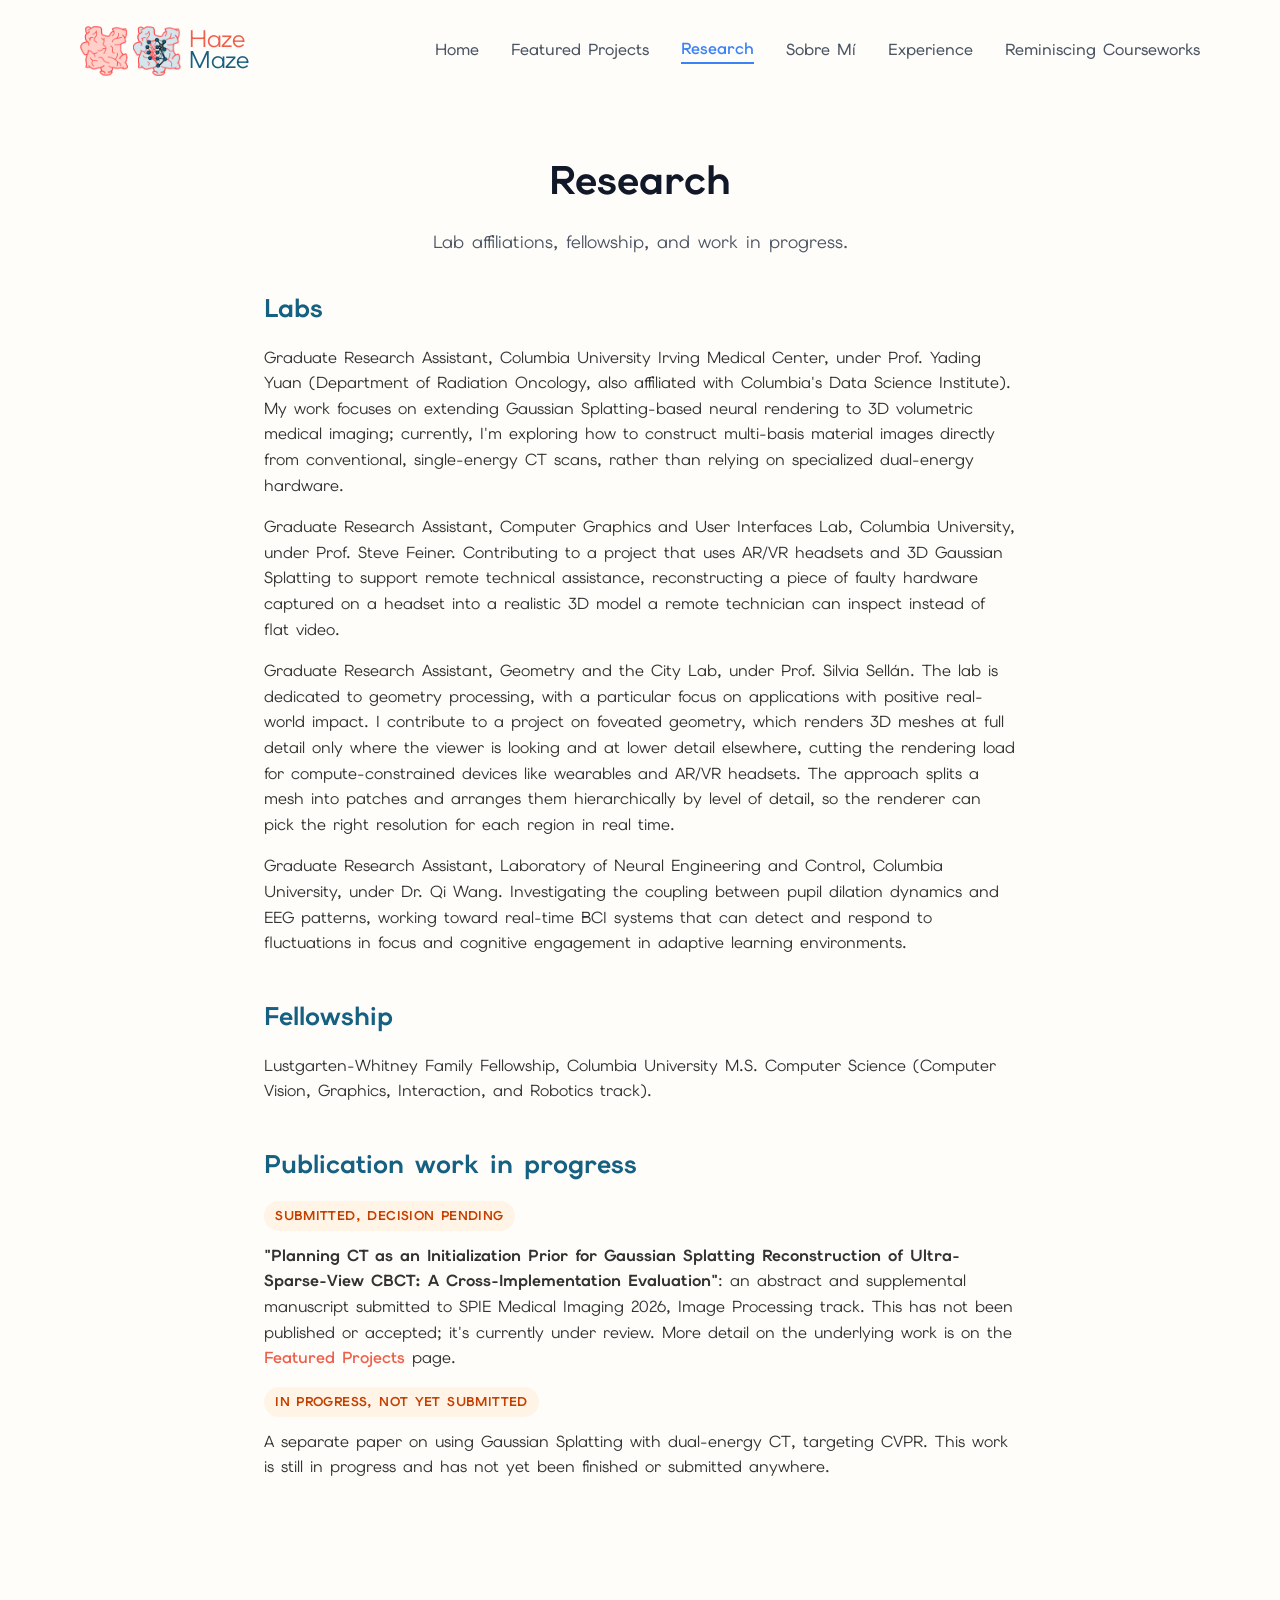
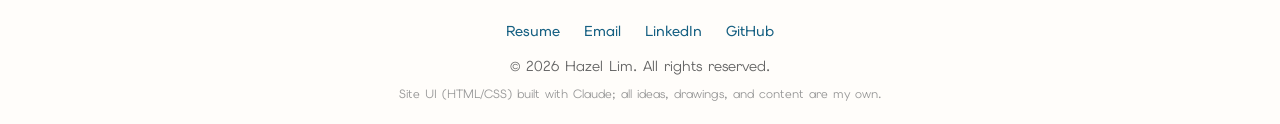
<file: research.html>
<!DOCTYPE html>
<html lang="en">
    <head>
        <meta charset="UTF-8" />
        <meta name="viewport" content="width=device-width, initial-scale=1.0" />
        <title>Research | Hyezel's Portfolio</title>
        <link href="https://fonts.googleapis.com/css2?family=Elms+Sans:ital,wght@0,100..900;1,100..900&display=swap" rel="stylesheet">
        <link rel="icon" href="favicon.ico" sizes="any" />
        <link rel="icon" href="images/favicon-32.png" type="image/png" sizes="32x32" />
        <link rel="icon" href="images/favicon-512.png" type="image/png" sizes="512x512" />
        <link rel="apple-touch-icon" href="images/apple-touch-icon.png" />
        <link rel="stylesheet" href="styles.css" />
    </head>

    <body>
        <nav class="navbar">
            <div class="nav-container">
                <div class="nav-left">
                    <div class="logo-wrapper">
                        <a href="index.html"><img src="images/logo.png"
                            alt="Haze Maze Logo"
                            class="logo-icon"
                            id="logoImage"></a>
                        <a href="index.html" class="nav-logo">
                            <span class="logo-text-left">Haze</span>
                            <span class="logo-text-right">Maze</span>
                        </a>
                    </div>
                </div>
                <div class="nav-right">
                    <a href="index.html" class="nav-link">Home</a>
                    <a href="projects.html" class="nav-link">Featured Projects</a>
                    <a href="research.html" class="nav-link">Research</a>
                    <a href="about.html" class="nav-link">Sobre Mí</a>
                    <a href="experience.html" class="nav-link">Experience</a>
                    <a href="coursework.html" class="nav-link">Reminiscing Courseworks</a>
                </div>
            </div>
        </nav>

        <header class="page-header">
            <h1 class="page-title">Research</h1>
            <p class="page-subtitle">Lab affiliations, fellowship, and work in progress.</p>
        </header>

        <section class="page-content">
            <h2>Labs</h2>
            <p>
                Graduate Research Assistant, Columbia University Irving Medical
                Center, under Prof. Yading Yuan (Department of Radiation Oncology,
                also affiliated with Columbia's Data Science Institute). My work
                focuses on extending Gaussian Splatting-based neural rendering to
                3D volumetric medical imaging; currently, I'm exploring how to
                construct multi-basis material images directly from conventional,
                single-energy CT scans, rather than relying on specialized
                dual-energy hardware. 
            </p>
            <p>
                Graduate Research Assistant, Computer Graphics and User
                Interfaces Lab, Columbia University, under Prof. Steve Feiner.
                Contributing to a project
                that uses AR/VR headsets and 3D Gaussian Splatting to support
                remote technical assistance, reconstructing a piece of faulty
                hardware captured on a headset into a realistic 3D model a
                remote technician can inspect instead of flat video. 
            </p>
            <p>
                Graduate Research Assistant, Geometry and the City Lab, under
                Prof. Silvia Sellán. The lab is dedicated to geometry processing, with a
                particular focus on applications with positive real-world impact.
                I contribute to a project on foveated geometry, which renders
                3D meshes at full detail only where the viewer is looking and
                at lower detail elsewhere, cutting the rendering load for
                compute-constrained devices like wearables and AR/VR headsets.
                The approach splits a mesh into patches and arranges them
                hierarchically by level of detail, so the renderer can pick
                the right resolution for each region in real time. 
            </p>
            <p>
                Graduate Research Assistant, Laboratory of Neural Engineering and
                Control, Columbia University, under Dr. Qi Wang. Investigating the
                coupling between pupil dilation dynamics and EEG patterns, working
                toward real-time BCI systems that can detect and respond to
                fluctuations in focus and cognitive engagement in adaptive
                learning environments.
            </p>

            <h2>Fellowship</h2>
            <p>
                Lustgarten-Whitney Family Fellowship, Columbia University M.S.
                Computer Science (Computer Vision, Graphics, Interaction, and
                Robotics track).
            </p>

            <h2>Publication work in progress</h2>
            <span class="status-note">Submitted, decision pending</span>
            <p>
                <strong>"Planning CT as an Initialization Prior for Gaussian
                Splatting Reconstruction of Ultra-Sparse-View CBCT: A
                Cross-Implementation Evaluation"</strong>: an abstract and
                supplemental manuscript submitted to SPIE Medical Imaging 2026,
                Image Processing track. This has not been published or accepted;
                it's currently under review. More detail on the underlying work is
                on the <a href="projects.html" class="inline-link">Featured
                Projects</a> page.
            </p>

            <span class="status-note">In progress, not yet submitted</span>
            <p>
                A separate paper on using Gaussian Splatting with dual-energy CT,
                targeting CVPR. This work is still in progress and has not yet been
                finished or submitted anywhere.
            </p>
        </section>

        <footer class="footer">
            <div class="footer-links">
                <a href="resume.pdf" class="footer-link">Resume</a>
                <a href="mailto:hyezellim@gmail.com" class="footer-link">Email</a>
                <a href="https://www.linkedin.com/in/hazelim/" class="footer-link" target="_blank" rel="noopener">LinkedIn</a>
                <a href="https://github.com/hazemaze02" class="footer-link" target="_blank" rel="noopener">GitHub</a>
            </div>
            <p>&copy; 2026 Hazel Lim. All rights reserved.</p>
            <p class="site-credit">Site UI (HTML/CSS) built with Claude; all ideas, drawings, and content are my own.</p>
        </footer>
        <script src="script.js"></script>
    </body>
</html>
</file>
<file: styles.css>
* {
    margin: 0;
    padding: 0;
    box-sizing: border-box;
}

body {
    font-family: "Elms Sans", serif;
    font-style: normal;
    line-height: 1.6;
    color: #333;
    display: flex;
    flex-direction: column;
    background-color: #FFFDFA;
}

.navbar {
    background-color: #FFFDFA;
    color: navy;
    padding: 1rem 0;
    position: sticky;
    z-index: 100;
}

.nav-container {
    max-width: 90%;
    margin: 0 auto;
    padding: 0 1rem;
    display: flex;
    justify-content: space-between;
    align-items: center;
}

.nav-left {
    display: flex;
    align-items: center;
    gap: 0.5rem;
}

.logo-icon {
    height: 50px;
    width: minmax(auto, 100px);
    object-fit: contain;
    margin-top: 10px;
}

.nav-logo {
    font-size: 1.5rem; 
    text-decoration: none;
    letter-spacing: -0.02em;
    display: flex;
    flex-direction: column;
    line-height:1.3rem;
}

.logo-wrapper {
    display: flex;
    align-items: center;
    gap: 0.5rem;
    cursor: pointer; 
}

.logo-text-left {
    color: #ee604b;
}

.logo-text-right {
    color: #166082;
}

.nav-right {
    display: flex;
    align-items: center;
    gap: 2rem;
}

.nav-link {
    text-decoration: none;
    color: #4b5563;
    font-size: 1rem;
    font-weight: 500;
    transition: color 0.3s ease;
    white-space: nowrap;
}

.nav-link:hover {
    color: #166082;
}

.nav-link:active {
    color: #ee604b;
    font-weight: 600;
}

.header {
    position: relative;
    display: flex;
    height: auto;
    min-height: 60vh;  
    flex-direction: column;
}

.main-title {
    font-size: 5vw;
    font-weight: 700;
    text-align: center;
    color: #111827;
    display: inline-block
}

.reversi {
    position: relative;
    display: flex;
    height: auto;
    min-height: 60vh;  
    flex-direction: column;
    align-items: center;
    justify-content: center;
}

.reversi-title {
    font-size: 3vw;
    font-weight: 800;
    text-align: center;
    color: #FF69B4;
    display: inline-block
}

.reversi-game-label {
    font-size: 2vw;
    font-weight: 600;
    text-align: center;
    color: #FF69B4;
    margin-top: 1rem;
    display: inline-block
}

.reversi-desc {
    font-size: 1.2vw;
    text-align: center;
    color: #374151;
    margin: 2rem;
    padding: 0 10%;
    display: inline-block
}

.reversi-gui {
    color: #FF69B4
}

.gui-image-row {
    display: flex;
    justify-content: center;
    align-items: center;
    gap: 2rem;
    flex-wrap: wrap;
}

.gui-kirby {
    width: 32%;
    height: auto;
    object-fit: contain;
    margin: 2rem;
}

.gui-meta {
    width: 30%;
    height: auto;
    object-fit: contain;
    margin: 2rem;
}

.reversi-additional-features {
    text-align: center;
    color: #FF69B4;
    display: inline-block;
    margin: 2rem
}

.reversi-features-list {
    color: #FF69B4;
    text-align: center;
    margin: 1rem;
}

.reversi-features-desc {
    color:#111827;
    padding: 0 10%;
    margin: 1rem;
}

.reversi-square-pic {
    width: 25%;
    height: auto;
    object-fit: contain;
    padding: 1rem;
}

.reversi-hint-pic {
    width: 26%;
    height: auto;
    object-fit: contain;
    padding: 1rem;

}

.reversi-diffview-ours-pic {
    width: 25%;
    height: auto;
    object-fit: contain;
    padding: 1rem;

}

.reversi-diffview-theirs-pic {
    width: 20%;
    height: auto;
    object-fit: contain;
    padding: 1rem;

}

.reversi-og-pic {
    width: 25%;
    height: auto;
    object-fit: contain;
    padding: 1rem;

}

.reversi-fallback-pic {
    width: 21.3%;
    height: auto;
    object-fit: contain;
    padding: 1rem;

}

.klondike {
    position: relative;
    display: flex;
    height: auto;
    min-height: 60vh;  
    flex-direction: column;
    align-items: center;
    justify-content: center;
}

.klondike-title {
    color: #c54000;
    font-size: 3vw;
    font-weight: 800;
    text-align: center;
    display: inline-block
}

.klondike-game-label {
    font-size: 2vw;
    font-weight: 600;
    text-align: center;
    color: #c54000;
    margin-top: 1rem;
    display: inline-block
}

.klondike-desc {
    font-size: 1.2vw;
    text-align: center;
    color: #374151;
    margin: 2rem;
    padding: 0 10%;
    display: inline-block
}

.klondike-implementation {
    text-align: center;
    color: #c54000;
    display: inline-block;
    margin: 2rem
}

.klondike-impl-desc {
    color:#374151;
    padding: 0 10%;
}

.klondike-variants {
    text-align: center;
    color: #c54000;
    display: inline-block;
    margin: 2rem
}

.klondike-variant-item {
    color: #374151;
    text-align: center;
    margin: 1rem;
}

.klondike-variant-desc {
    color:#374151;
    padding: 0 10%;
    margin: 1rem;
}

.klondike-design {
    text-align: center;
    color: #c54000;
    display: inline-block;
    margin: 2rem
}

.klondike-design-desc {
    color:#374151;
    padding: 0 10%;
    margin: 1rem;
}

.klondike-design-subheading {
    color:#374151;
    padding: 0 10%;
    margin: 1rem;
    font-weight: 600;
}

.klondike-runthrough-container {
    display: flex;
    justify-content: center;
    align-items: center;
}

.klondike-runthrough {
    width: 20%;
    height: auto;
    object-fit: contain;
    margin: 2rem;
}

.nav-link.active {
    color: #3b82f6;           /* Blue color for active page */
    font-weight: 600;          /* Bold */
    border-bottom: 2px solid #3b82f6;  /* Optional: underline */
}

.puzzle-container {
    width: 100%;
    height: 50%;
    pointer-events: none;
    display: grid;
    grid-template-columns: 20% 20% 10% 10% 20% 20%; 
    grid-template-rows: 20% 20% 20% 20% 20%; 
}

.class-blocks {
    width: 100%;
    height: auto;
    object-fit: contain;
    padding-right: 2rem;
    grid-column-start: 5;
    grid-column-end: 7;
    grid-row-start: 4;
    grid-row-end: 5;
}

.puzzle-bg {
    grid-column-start: 1;
    grid-column-end: 5;
    grid-row-start: 1;
    grid-row-end: 5;
    width: 90%;
    height: auto;
    max-height: none;
    padding: 2rem;
    object-fit: contain;
}

.coms4995nrg-puzzle {
    grid-column-start: 4;
    grid-column-end: 5;
    grid-row-start: 2;
    grid-row-end: 3;
    width: 100%;
    height: auto;
    object-fit: contain;
}

.welcome {
    position: relative;
    display: flex;
    justify-content: center;
}

.welcome-content {
    max-width: 40%;
    text-align: center;
}

.welcome h2 {
    font-size: 3vw;
    margin-bottom: 2rem;
    color: #000;
}

.welcome p {
    font-size: 1.5vw;
    line-height: 1.8;
    color: #333;
    margin-bottom: 1.5rem;
}

.psyc3458-puzzle {
    width: 15%;
    height: auto;
    object-fit: contain;
}

.psyc3466-puzzle {
    width: 10%;
    height: auto;
    object-fit: contain;
}

.second-puzzle-container {
    width: 100%;
    height: auto;
    pointer-events: none;
    padding-top: 2rem;
}

.second-class-blocks {
    width: 40%;
    height: auto;
    object-fit: contain;
    padding-left: 2rem;

}

.footer {
    background-color: #FFFDFA;
    color: #666;
    text-align: center;
    padding: 20px 0;
    font-size: 0.9rem;
    margin-top: 40px;
}

.site-credit {
    font-size: 0.75rem;
    color: #999;
    margin-top: 0.4rem;
}

.npuzzle-ai {
    width: 40%;
    height: auto;
    object-fit: contain;
    margin: 2rem;
}

.stacked-images-algai {
    display: flex;
    flex-direction: column;
    align-items: left;
    width: 70%;
    margin: 0 auto;              /* Centers the container, no top/bottom margin */
    gap: 0;                      /* No gaps between images */
}

.shift-left {
    transform: translateX(-20px);    /* Shifts 20px to the left */
}

.stacked-images-algai img {
    width: 100%;                 /* Full width of container (95% of screen) */
    height: auto;
    display: block;              /* Removes any default spacing below images */
}

.stacked-images-mldl {
    display: flex;
    flex-direction: column;
    align-items: center;
    width: 100%;
    margin: 0 auto;              /* Centers the container, no top/bottom margin */
    gap: 0;                      /* No gaps between images */
}

.stacked-images-mldl img {
    width: 80%;
    height: auto;
    display: block;
}

/* ---------- Shared: honest intro + inline links ---------- */

.honest-intro {
    font-size: 1.05rem;
    color: #166082;
    font-weight: 500;
    max-width: 600px;
    margin: 1rem auto 1.5rem;
    padding: 0.75rem 1.25rem;
    border-left: 3px solid #ee604b;
    text-align: left;
}

.inline-link {
    color: #ee604b;
    font-weight: 600;
    text-decoration: none;
}

.inline-link:hover {
    text-decoration: underline;
}

/* ---------- Shared: footer contact links ---------- */

.footer-links {
    display: flex;
    justify-content: center;
    gap: 1.5rem;
    margin-bottom: 0.75rem;
    flex-wrap: wrap;
}

.footer-link {
    color: #166082;
    text-decoration: none;
    font-weight: 500;
    font-size: 0.9rem;
}

.footer-link:hover {
    color: #ee604b;
}

/* ---------- Shared: simple page header/content (Research, About, Experience) ---------- */

.page-header {
    padding: 3rem 1.5rem 1rem;
    text-align: center;
}

.page-title {
    font-size: 2.5rem;
    font-weight: 700;
    color: #111827;
}

.page-subtitle {
    font-size: 1.1rem;
    color: #4b5563;
    max-width: 700px;
    margin: 1rem auto 0;
}

.about-photo {
    display: block;
    width: 150px;
    height: 150px;
    object-fit: cover;
    border-radius: 50%;
    margin: 1.25rem auto 0.75rem;
    border: 3px solid #ee604b;
}

.about-photo-caption {
    text-align: center;
    font-size: 0.85rem;
    font-style: italic;
    color: #6b7280;
    max-width: 380px;
    margin: 0 auto;
}

.page-content {
    max-width: 800px;
    margin: 0 auto;
    padding: 1rem 1.5rem 4rem;
}

.page-content h2 {
    color: #166082;
    margin-top: 2.5rem;
    margin-bottom: 1rem;
    font-size: 1.6rem;
}

.page-content h2:first-child {
    margin-top: 0;
}

.page-content p {
    margin-bottom: 1rem;
    color: #333;
}

.page-content ul {
    margin: 0 0 1rem 1.5rem;
    color: #333;
}

.page-content li {
    margin-bottom: 0.4rem;
}

.status-note {
    display: inline-block;
    font-size: 0.8rem;
    font-weight: 700;
    text-transform: uppercase;
    letter-spacing: 0.03em;
    padding: 0.3rem 0.7rem;
    border-radius: 999px;
    background: #fff4e5;
    color: #c54000;
    margin-bottom: 0.75rem;
}

/* ---------- Thesis callout (About page) ---------- */

.thesis-callout {
    background: #e6f0f5;
    border-left: 3px solid #166082;
    padding: 1rem 1.25rem;
    border-radius: 6px;
    font-size: 1.05rem;
    font-weight: 500;
    color: #111827;
    margin-bottom: 1rem;
}

/* ---------- Fun section (About page) ---------- */

.fun-callout {
    background: #fff4e5;
    border-left: 3px solid #ee604b;
    padding: 1rem 1.25rem;
    border-radius: 6px;
    font-size: 1.05rem;
    font-style: italic;
    color: #111827;
    margin-bottom: 0;
}

.cat-gallery {
    display: grid;
    grid-template-columns: repeat(auto-fill, minmax(140px, 1fr));
    gap: 0.75rem;
    margin-top: 1.25rem;
}

.cat-thumb {
    display: block;
    width: 100%;
    aspect-ratio: 1 / 1;
    overflow: hidden;
    border-radius: 10px;
    border: none;
    padding: 0;
    background: none;
    cursor: pointer;
}

.cat-thumb img {
    width: 100%;
    height: 100%;
    object-fit: cover;
    display: block;
    transition: transform 0.25s ease;
}

.cat-thumb:hover img {
    transform: scale(1.08);
}

.lightbox {
    position: fixed;
    inset: 0;
    background: rgba(10, 10, 12, 0.88);
    display: flex;
    align-items: center;
    justify-content: center;
    z-index: 200;
    padding: 2rem;
}

.lightbox[hidden] {
    display: none;
}

.lightbox-img {
    max-width: 90vw;
    max-height: 85vh;
    object-fit: contain;
    border-radius: 8px;
    display: block;
}

.lightbox-close,
.lightbox-nav {
    position: absolute;
    background: rgba(255, 255, 255, 0.15);
    color: #fff;
    border: none;
    border-radius: 50%;
    cursor: pointer;
    display: flex;
    align-items: center;
    justify-content: center;
}

.lightbox-close:hover,
.lightbox-nav:hover {
    background: rgba(255, 255, 255, 0.3);
}

.lightbox-close {
    top: 1.25rem;
    right: 1.5rem;
    width: 40px;
    height: 40px;
    font-size: 1.5rem;
}

.lightbox-nav {
    top: 50%;
    transform: translateY(-50%);
    width: 44px;
    height: 44px;
    font-size: 1.5rem;
}

.lightbox-prev {
    left: 1.5rem;
}

.lightbox-next {
    right: 1.5rem;
}

/* ---------- Featured Projects ---------- */

.projects-grid {
    display: grid;
    grid-template-columns: repeat(2, 1fr);
    gap: 2rem;
    max-width: 1100px;
    margin: 2rem auto;
    padding: 0 1.5rem 3rem;
}

@media (max-width: 700px) {
    .projects-grid {
        grid-template-columns: 1fr;
    }
}

.project-card {
    background: #fff;
    border: 1px solid #eee;
    border-radius: 12px;
    padding: 1.75rem;
    box-shadow: 0 2px 10px rgba(0, 0, 0, 0.04);
    display: flex;
    flex-direction: column;
}

.project-card h3 {
    color: #111827;
    font-size: 1.3rem;
    margin-bottom: 0.25rem;
}

.project-subtitle {
    color: #6b7280;
    font-size: 0.85rem;
    margin-bottom: 0.75rem;
}

.project-tag {
    display: inline-block;
    font-size: 0.75rem;
    font-weight: 700;
    text-transform: uppercase;
    letter-spacing: 0.03em;
    padding: 0.25rem 0.6rem;
    border-radius: 999px;
    margin-bottom: 0.75rem;
    width: fit-content;
}

.project-tag.status-progress {
    background: #fff4e5;
    color: #c54000;
}

.project-tag.status-research {
    background: #e6f0f5;
    color: #166082;
}

.project-card .field-label {
    font-weight: 700;
    color: #166082;
    margin-top: 0.75rem;
    font-size: 0.85rem;
    text-transform: uppercase;
    letter-spacing: 0.02em;
}

.project-card p {
    color: #374151;
    font-size: 0.95rem;
    margin-bottom: 0.25rem;
}

.project-card .card-link {
    margin-top: 1.25rem;
    align-self: flex-start;
    color: #ee604b;
    font-weight: 600;
    text-decoration: none;
    font-size: 0.9rem;
}

.project-card .card-link:hover {
    text-decoration: underline;
}

/* ---------- Labs & Coursework (light list) ---------- */

.coursework-list {
    max-width: 800px;
    margin: 1rem auto 3rem;
    padding: 0 1.5rem;
}

.coursework-item {
    padding: 1.25rem 0;
    border-bottom: 1px solid #eee;
}

.coursework-item:last-child {
    border-bottom: none;
}

.coursework-item h3 {
    color: #111827;
    font-size: 1.05rem;
    margin-bottom: 0.25rem;
}

.coursework-meta {
    font-size: 0.75rem;
    color: #ee604b;
    font-weight: 700;
    text-transform: uppercase;
    letter-spacing: 0.02em;
    margin-bottom: 0.4rem;
}

.coursework-item p {
    color: #4b5563;
    font-size: 0.9rem;
}

.coursework-media {
    margin-top: 0.9rem;
    display: flex;
    align-items: flex-start;
    gap: 0.75rem;
    flex-wrap: wrap;
}

.coursework-media img,
.coursework-media video {
    max-width: 220px;
    width: 100%;
    height: auto;
    border-radius: 8px;
    display: block;
    object-fit: contain;
}

.coursework-media.coursework-media-wide img {
    max-width: 480px;
}

.coursework-media img.coursework-media-item-wide {
    max-width: 480px;
}

.code-block-wrap {
    margin-top: 1rem;
    background: #fdfdfd;
    border: 1px solid #e0e0e6;
    border-radius: 10px;
    overflow: hidden;
    max-width: 640px;
}

.code-block-header {
    display: flex;
    align-items: center;
    gap: 0.6rem;
    padding: 0.55rem 0.9rem;
    background: #f0f0f4;
    border-bottom: 1px solid #e0e0e6;
}

.code-block-dots {
    display: flex;
    gap: 0.35rem;
}

.code-block-dots span {
    width: 9px;
    height: 9px;
    border-radius: 50%;
    display: inline-block;
}

.code-block-dots span:nth-child(1) { background: #ff5f56; }
.code-block-dots span:nth-child(2) { background: #ffbd2e; }
.code-block-dots span:nth-child(3) { background: #27c93f; }

.code-block-filename {
    font-size: 0.75rem;
    color: #6b7280;
    font-weight: 600;
    font-family: "SFMono-Regular", Consolas, "Liberation Mono", Menlo, monospace;
}

.code-block-wrap pre {
    margin: 0;
    padding: 1rem 1.1rem;
    overflow-x: auto;
    font-family: "SFMono-Regular", Consolas, "Liberation Mono", Menlo, monospace;
    font-size: 0.8rem;
    line-height: 1.6;
    color: #1f2328;
    background: #fdfdfd;
}

.tok-kw { color: #0451a5; }
.tok-fn { color: #267f99; }
.tok-str { color: #a31515; }
.tok-com { color: #008000; }
.tok-num { color: #098658; }

/* ---------- Experience ---------- */

.experience-item {
    margin-bottom: 2rem;
}

.experience-role {
    font-size: 1.1rem;
    font-weight: 700;
    color: #111827;
}

.experience-org {
    color: #166082;
    font-weight: 600;
    margin-bottom: 0.2rem;
}

.experience-dates {
    color: #6b7280;
    font-size: 0.85rem;
    margin-bottom: 0.6rem;
}

.experience-item ul {
    margin-left: 1.25rem;
    color: #374151;
}

.experience-item li {
    margin-bottom: 0.4rem;
}

/* ---------- Slide carousel (presentation decks) ---------- */

.slide-embed-label {
    font-size: 0.85rem;
    font-weight: 600;
    color: #166082;
    margin: 0.5rem 0 0.5rem;
}

.slide-carousel {
    max-width: 640px;
    border: 1px solid #e0e0e6;
    border-radius: 10px;
    overflow: hidden;
    background: #f7f7fa;
    outline: none;
}

.slide-carousel:focus-visible {
    box-shadow: 0 0 0 3px rgba(22, 96, 130, 0.35);
}

.slide-viewport {
    background: #111317;
    display: flex;
    align-items: center;
    justify-content: center;
}

.slide-image {
    width: 100%;
    height: auto;
    display: block;
    user-select: none;
}

.slide-carousel.slide-carousel-portrait {
    max-width: 260px;
    border: none;
    background: none;
    overflow: visible;
}

.slide-carousel-portrait .slide-viewport {
    aspect-ratio: 393 / 852;
    background: #fdfdfd;
    border: 9px solid #166082;
    border-radius: 34px;
    box-shadow: 0 14px 28px rgba(22, 96, 130, 0.22);
    overflow: hidden;
    position: relative;
}

.slide-carousel-portrait .slide-viewport::before {
    content: "";
    position: absolute;
    top: 8px;
    left: 50%;
    transform: translateX(-50%);
    width: 60px;
    height: 12px;
    background: #166082;
    border-radius: 0 0 8px 8px;
    z-index: 2;
}

.slide-carousel-portrait .slide-image {
    width: 100%;
    height: 100%;
    object-fit: cover;
    display: block;
}

.slide-carousel-portrait .slide-controls {
    background: #fff4e5;
    border: none;
    border-radius: 999px;
    margin-top: 0.85rem;
    padding: 0.4rem 0.6rem;
}

.slide-carousel-portrait .slide-btn {
    background: #ee604b;
}

.slide-carousel-portrait .slide-btn:hover:not(:disabled) {
    background: #166082;
}

.slide-carousel-portrait .slide-counter {
    color: #c54000;
    font-weight: 700;
}

.slide-controls {
    display: flex;
    align-items: center;
    justify-content: center;
    gap: 1rem;
    padding: 0.6rem 0.9rem;
    border-top: 1px solid #e0e0e6;
    background: #fff;
}

.slide-btn {
    background: #166082;
    color: #fff;
    border: none;
    width: 30px;
    height: 30px;
    border-radius: 50%;
    font-size: 1.1rem;
    line-height: 1;
    cursor: pointer;
    display: flex;
    align-items: center;
    justify-content: center;
}

.slide-btn:hover:not(:disabled) {
    background: #ee604b;
}

.slide-btn:disabled {
    background: #d1d5db;
    cursor: default;
}

.slide-counter {
    font-size: 0.8rem;
    color: #6b7280;
    font-weight: 600;
    min-width: 3.5rem;
    text-align: center;
}

.slide-download {
    display: inline-block;
    margin-top: 0.5rem;
    font-size: 0.85rem;
}

.figma-embed-wrap {
    margin-top: 1rem;
    max-width: 640px;
    border: none;
    border-radius: 18px;
    overflow: hidden;
    background: #fff;
    box-shadow: 0 10px 26px rgba(22, 96, 130, 0.16);
}

.figma-embed-header {
    display: flex;
    align-items: center;
    gap: 0.6rem;
    padding: 0.6rem 0.9rem;
    background: #166082;
}

.figma-embed-header .code-block-filename {
    color: #fff;
    opacity: 0.9;
}

.figma-embed-wrap iframe {
    width: 100%;
    height: 450px;
    border: none;
    display: block;
}
</file>
<file: neuroread.css>
:root {
    --bg: #0a1628;
    --bg-alt: #0e1e36;
    --card-bg: #12233f;
    --card-bg-alt: #16294a;
    --border: #1e3a5f;
    --text: #e8eef5;
    --text-dim: #9fb3c8;
    --accent: #2dd4bf;
    --accent-2: #38bdf8;
    --warn: #fbbf24;
}

* {
    margin: 0;
    padding: 0;
    box-sizing: border-box;
}

body {
    font-family: "Elms Sans", system-ui, sans-serif;
    background: var(--bg);
    color: var(--text);
    line-height: 1.65;
}

a {
    color: var(--accent);
}

.nr-top-nav {
    position: sticky;
    top: 0;
    z-index: 20;
    background: rgba(10, 22, 40, 0.85);
    backdrop-filter: blur(8px);
    border-bottom: 1px solid var(--border);
    padding: 0.9rem 1.5rem;
}

.nr-top-nav a {
    color: var(--text-dim);
    text-decoration: none;
    font-size: 0.9rem;
    font-weight: 600;
}

.nr-top-nav a:hover {
    color: var(--accent);
}

.nr-hero {
    max-width: 900px;
    margin: 0 auto;
    padding: 5rem 1.5rem 3rem;
    text-align: center;
}

.nr-hero .nr-eyebrow {
    color: var(--accent);
    font-size: 0.85rem;
    font-weight: 700;
    text-transform: uppercase;
    letter-spacing: 0.08em;
    margin-bottom: 1rem;
}

.nr-hero h1 {
    font-size: clamp(2.2rem, 5vw, 3.5rem);
    font-weight: 800;
    margin-bottom: 0.75rem;
    background: linear-gradient(90deg, #e8eef5, var(--accent));
    -webkit-background-clip: text;
    background-clip: text;
    -webkit-text-fill-color: transparent;
}

.nr-hero .nr-subtitle {
    font-size: 1.15rem;
    color: var(--text-dim);
    margin-bottom: 1.25rem;
}

.nr-hero .nr-meta {
    color: var(--text-dim);
    font-size: 0.9rem;
    margin-bottom: 2rem;
}

.nr-hero .nr-pitch {
    font-size: 1.15rem;
    color: var(--text);
    max-width: 700px;
    margin: 0 auto;
}

.nr-section {
    max-width: 900px;
    margin: 0 auto;
    padding: 3.5rem 1.5rem;
}

.nr-section.nr-wide {
    max-width: 1100px;
}

.nr-section h2 {
    font-size: 1.8rem;
    font-weight: 700;
    margin-bottom: 1.25rem;
    color: var(--text);
}

.nr-section h2 .nr-h2-accent {
    color: var(--accent);
}

.nr-section p {
    color: var(--text-dim);
    margin-bottom: 1rem;
}

.nr-section p strong {
    color: var(--text);
}

/* ---------- Reveal on scroll ---------- */

.nr-reveal {
    opacity: 0;
    transform: translateY(24px);
    transition: opacity 0.7s ease, transform 0.7s ease;
}

.nr-reveal.is-visible {
    opacity: 1;
    transform: translateY(0);
}

/* ---------- Pipeline diagram ---------- */

.nr-pipeline {
    display: flex;
    flex-direction: column;
    gap: 0;
}

.nr-stage {
    display: flex;
    gap: 1.5rem;
    position: relative;
    padding-bottom: 2.5rem;
}

.nr-stage:last-child {
    padding-bottom: 0;
}

.nr-stage-connector {
    display: flex;
    flex-direction: column;
    align-items: center;
    flex-shrink: 0;
}

.nr-stage-number {
    width: 44px;
    height: 44px;
    border-radius: 50%;
    background: var(--card-bg-alt);
    border: 2px solid var(--accent);
    color: var(--accent);
    display: flex;
    align-items: center;
    justify-content: center;
    font-weight: 800;
    font-size: 1.1rem;
    flex-shrink: 0;
}

.nr-stage-line {
    flex: 1;
    width: 2px;
    background: var(--border);
    margin: 0.25rem 0;
}

.nr-stage-body {
    background: var(--card-bg);
    border: 1px solid var(--border);
    border-radius: 12px;
    padding: 1.5rem 1.75rem;
    flex: 1;
}

.nr-stage-body h3 {
    color: var(--text);
    font-size: 1.15rem;
    margin-bottom: 0.6rem;
}

.nr-stage-tag {
    display: inline-block;
    font-size: 0.7rem;
    font-weight: 700;
    text-transform: uppercase;
    letter-spacing: 0.04em;
    color: var(--accent-2);
    margin-bottom: 0.5rem;
}

.nr-stage-body ul {
    margin-left: 1.1rem;
    color: var(--text-dim);
    font-size: 0.92rem;
}

.nr-stage-body li {
    margin-bottom: 0.35rem;
}

/* ---------- Stat cards ---------- */

.nr-stat-group-title {
    color: var(--text);
    font-weight: 700;
    font-size: 1.05rem;
    margin: 1.5rem 0 1rem;
}

.nr-stat-grid {
    display: grid;
    grid-template-columns: repeat(auto-fit, minmax(180px, 1fr));
    gap: 1rem;
    margin-bottom: 1.5rem;
}

.nr-stat-card {
    background: var(--card-bg);
    border: 1px solid var(--border);
    border-radius: 12px;
    padding: 1.25rem;
    text-align: center;
}

.nr-stat-value {
    font-size: 1.9rem;
    font-weight: 800;
    color: var(--accent);
    display: block;
}

.nr-stat-value.nr-stat-neutral {
    color: var(--accent-2);
}

.nr-stat-label {
    color: var(--text-dim);
    font-size: 0.8rem;
    margin-top: 0.4rem;
}

.nr-stat-note {
    background: var(--bg-alt);
    border-left: 3px solid var(--accent-2);
    padding: 0.85rem 1.1rem;
    border-radius: 6px;
    font-size: 0.9rem;
    color: var(--text-dim);
    margin-bottom: 1rem;
}

.nr-stat-note strong {
    color: var(--text);
}

/* ---------- Contributions ---------- */

.nr-contrib-grid {
    display: grid;
    grid-template-columns: repeat(auto-fit, minmax(240px, 1fr));
    gap: 1.25rem;
}

.nr-contrib-card {
    background: var(--card-bg-alt);
    border: 1px solid var(--accent);
    border-radius: 12px;
    padding: 1.5rem;
}

.nr-contrib-card .nr-contrib-num {
    color: var(--accent);
    font-weight: 800;
    font-size: 0.85rem;
    margin-bottom: 0.5rem;
}

.nr-contrib-card h3 {
    color: var(--text);
    font-size: 1.05rem;
    margin-bottom: 0.5rem;
}

.nr-contrib-card p {
    font-size: 0.9rem;
    margin-bottom: 0;
}

/* ---------- Limitations ---------- */

.nr-limitations {
    background: var(--card-bg);
    border: 1px solid var(--warn);
    border-radius: 12px;
    padding: 1.75rem;
}

.nr-limitations h2 {
    color: var(--warn);
}

.nr-limitations ul {
    margin-left: 1.25rem;
    color: var(--text-dim);
}

.nr-limitations li {
    margin-bottom: 0.5rem;
}

/* ---------- Tech badges ---------- */

.nr-tech-group {
    margin-bottom: 1.25rem;
}

.nr-tech-group-label {
    color: var(--text-dim);
    font-size: 0.78rem;
    font-weight: 700;
    text-transform: uppercase;
    letter-spacing: 0.05em;
    margin-bottom: 0.6rem;
}

.nr-badges {
    display: flex;
    flex-wrap: wrap;
    gap: 0.5rem;
}

.nr-badge {
    background: var(--card-bg);
    border: 1px solid var(--border);
    color: var(--accent-2);
    font-size: 0.82rem;
    font-weight: 600;
    padding: 0.35rem 0.85rem;
    border-radius: 999px;
}

/* ---------- Key papers ---------- */

.nr-papers {
    list-style: none;
    margin-left: 0;
}

.nr-papers li {
    padding: 0.85rem 0;
    border-bottom: 1px solid var(--border);
    color: var(--text-dim);
    font-size: 0.92rem;
}

.nr-papers li:last-child {
    border-bottom: none;
}

/* ---------- Vision statement ---------- */

.nr-vision {
    background: linear-gradient(135deg, var(--bg-alt), var(--card-bg-alt));
    border-top: 1px solid var(--border);
    border-bottom: 1px solid var(--border);
    padding: 4rem 1.5rem;
    text-align: center;
}

.nr-vision-inner {
    max-width: 720px;
    margin: 0 auto;
}

.nr-vision p {
    font-size: 1.15rem;
    color: var(--text);
    margin-bottom: 1.25rem;
}

.nr-vision p:last-child {
    color: var(--accent);
    font-weight: 600;
}

.nr-footer {
    text-align: center;
    padding: 2.5rem 1.5rem;
    color: var(--text-dim);
    font-size: 0.85rem;
}

.nr-footer a {
    color: var(--accent);
    text-decoration: none;
    font-weight: 600;
}

.nr-footer .nr-credit {
    display: block;
    margin-top: 0.6rem;
    font-size: 0.75rem;
    color: var(--text-dim);
    opacity: 0.7;
}

@media (max-width: 600px) {
    .nr-stage {
        gap: 1rem;
    }
    .nr-stage-body {
        padding: 1.15rem 1.25rem;
    }
}
</file>
